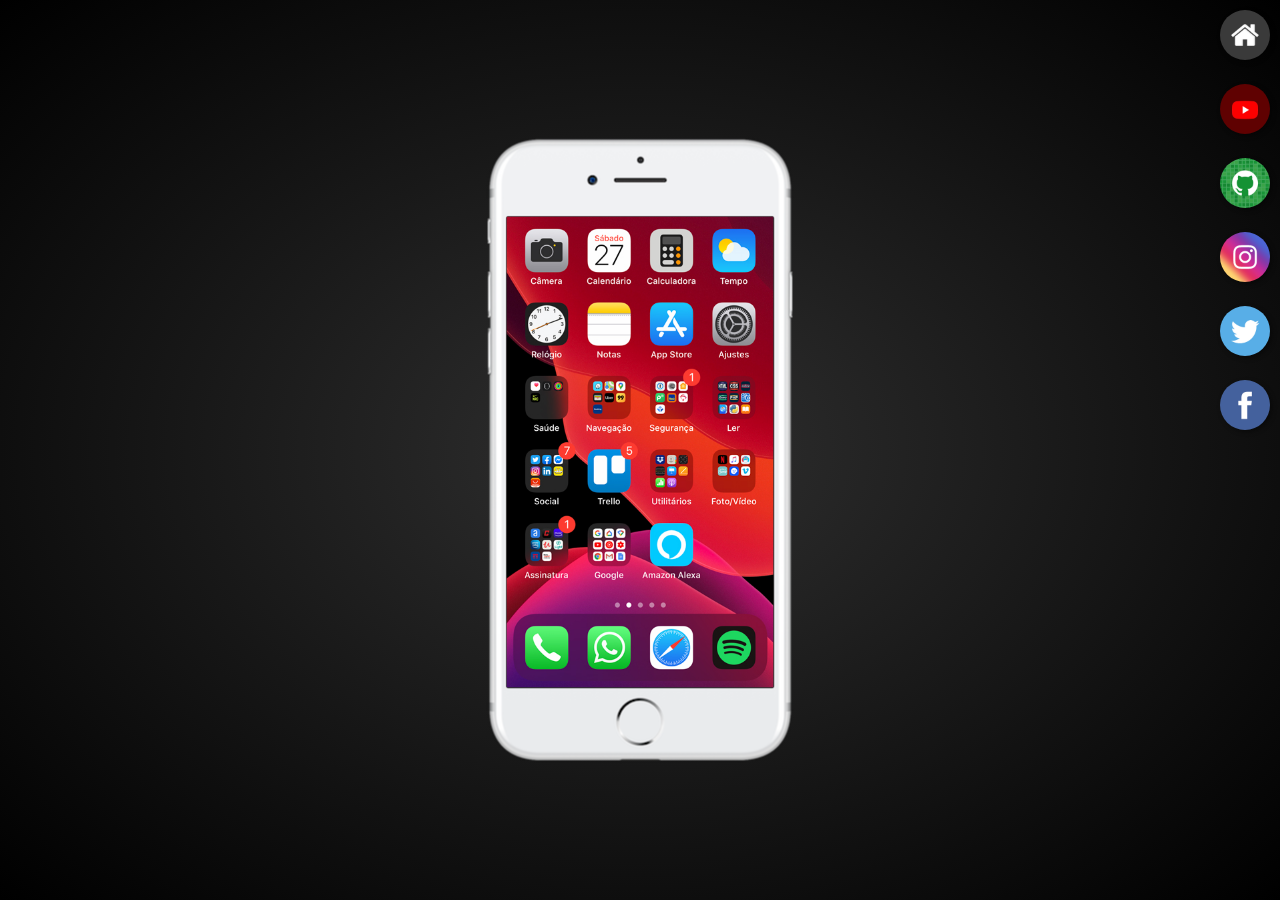
<file: index.html>
<!DOCTYPE html>
<html lang="pt-br">
<head>
    <meta charset="UTF-8">
    <meta name="viewport" content="width=device-width, initial-scale=1.0">
    <title>Projeto Redes Sociais</title>
    <link rel="shortcut icon" href="../projeto-social/favicon.ico" type="image/x-icon">
    <link rel="stylesheet" href="estilos/style.css">
</head>
<body>
    <main>
        <section id="telefone">
            <iframe src="home.html" name="tela" id="tela" frameborder="0">
                Seu navegador não é compatível com este recurso.
            </iframe>
        </section>
        <section id="redes-sociais">
            <a href="home.html" target="tela"><img src="imagens/logo-home.jpg" alt="Home"></a><br>
            <a href="youtube.html" target="tela"><img src="imagens/logo-youtube.jpg" alt="YouTube"></a><br>
            <a href="github.html" target="tela"><img src="imagens/logo-github.jpg" alt="GitHub"></a><br>
            <a href="instagram.html" target="tela"><img src="imagens/logo-instagram.jpg" alt="Instagram"></a><br>
            <a href="twitter.html" target="tela"><img src="imagens/logo-twitter.jpg" alt="Twitter"></a><br>
            <a href="facebook.html" target="tela"><img src="imagens/logo-facebook.jpg" alt="Facebook"></a>
        </section>
    </main>
    
</body>
</html>
</file>
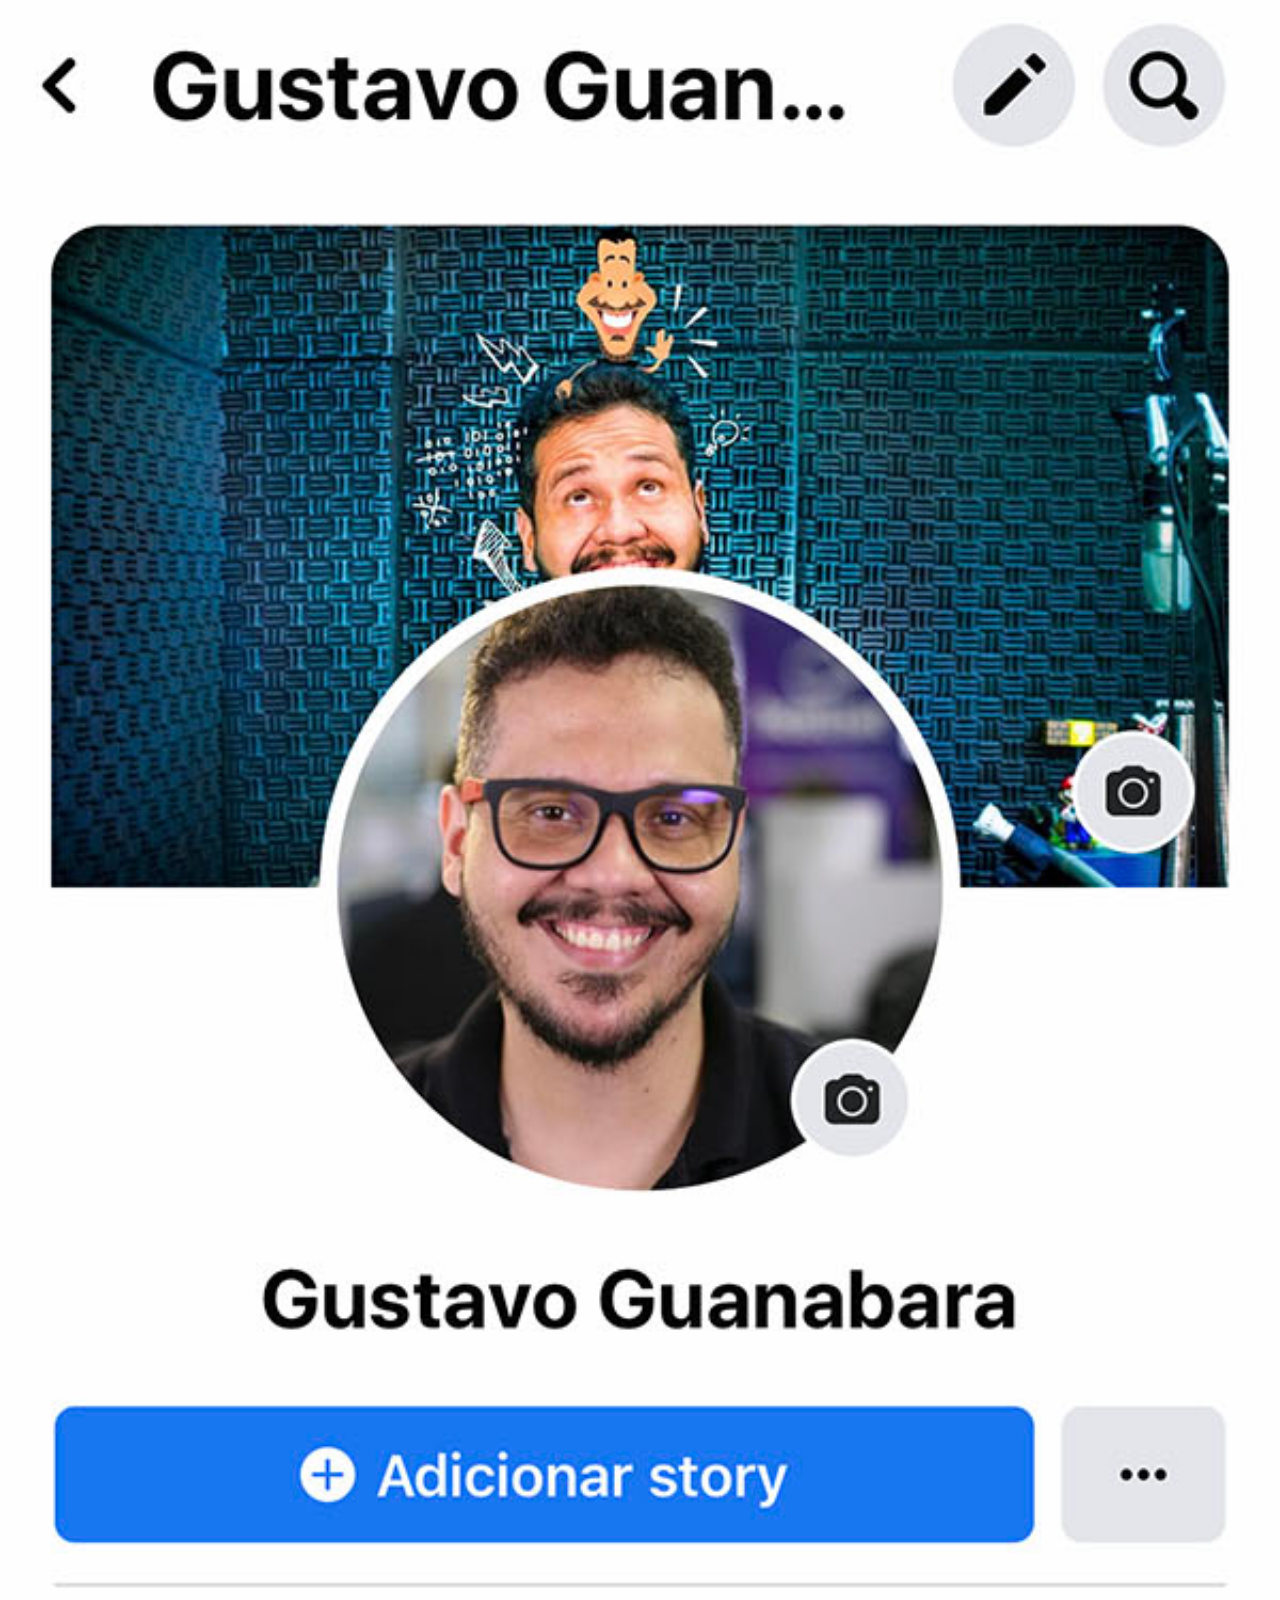
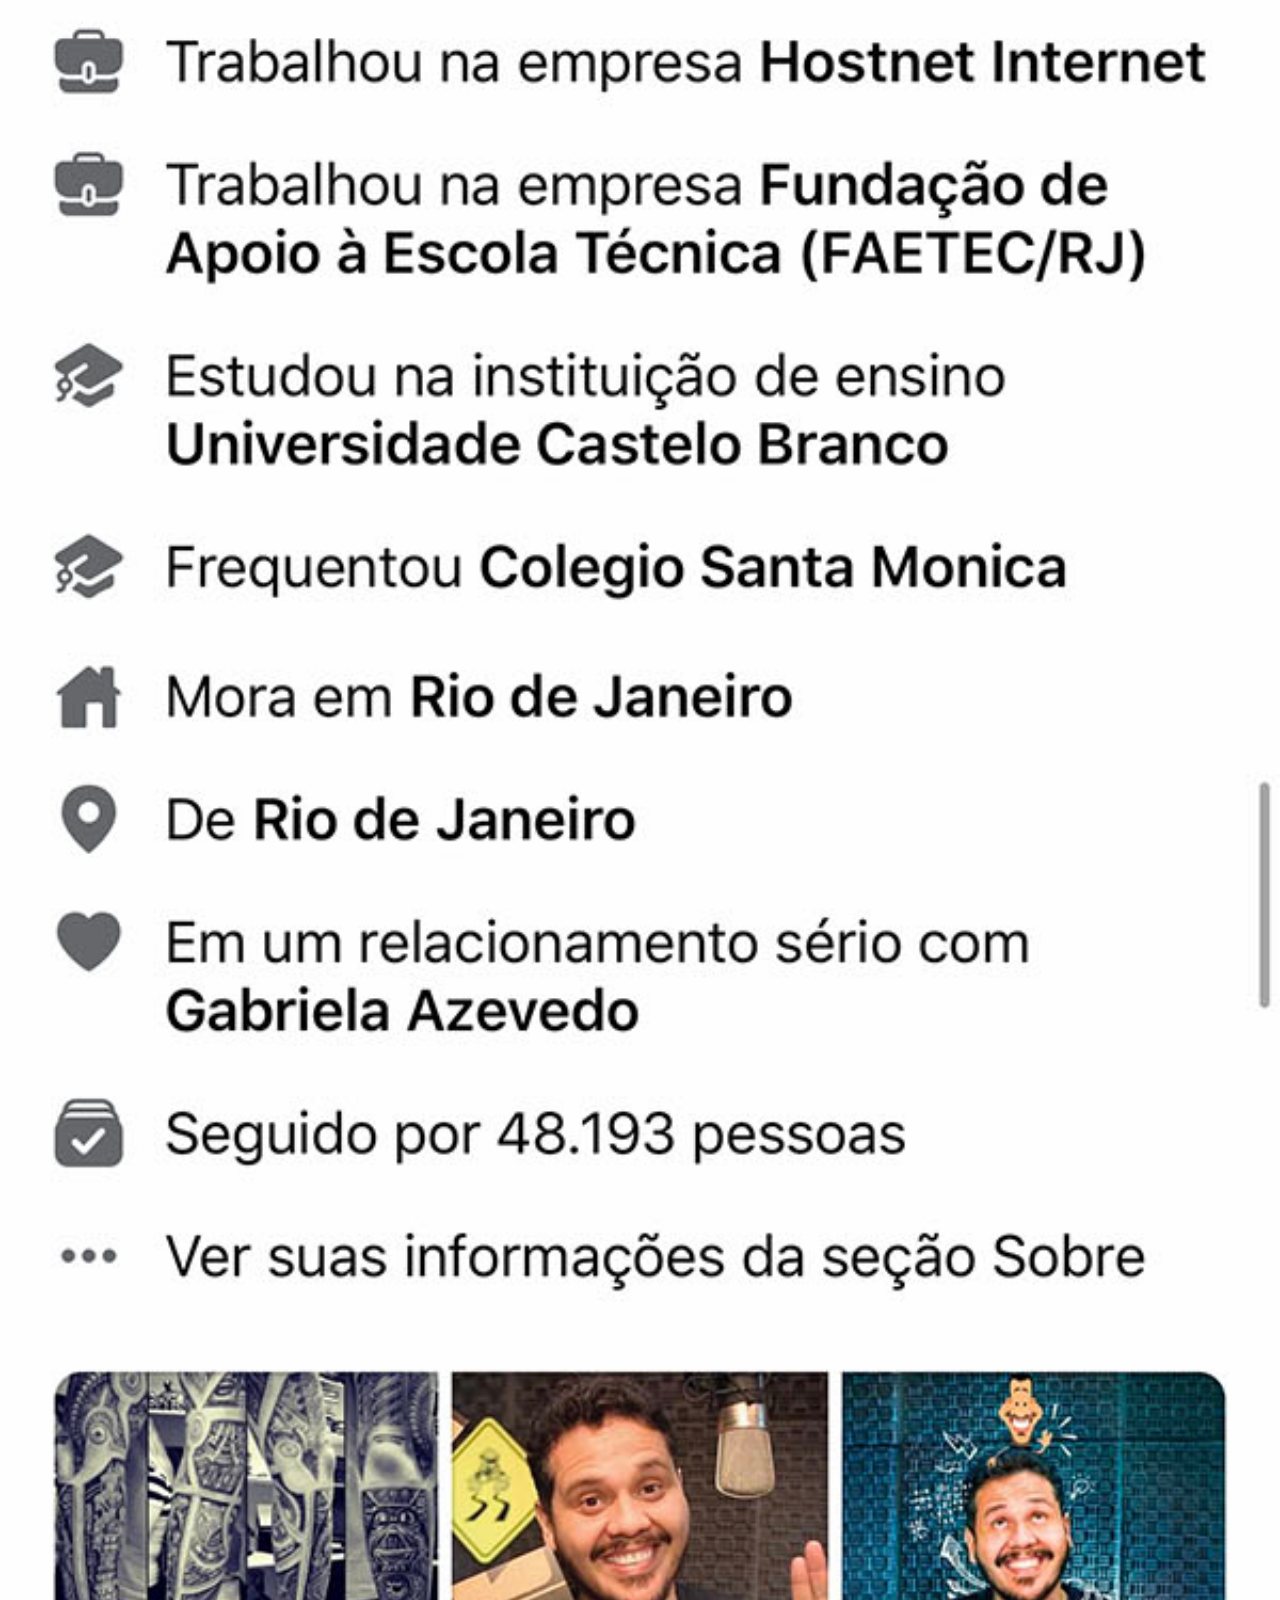
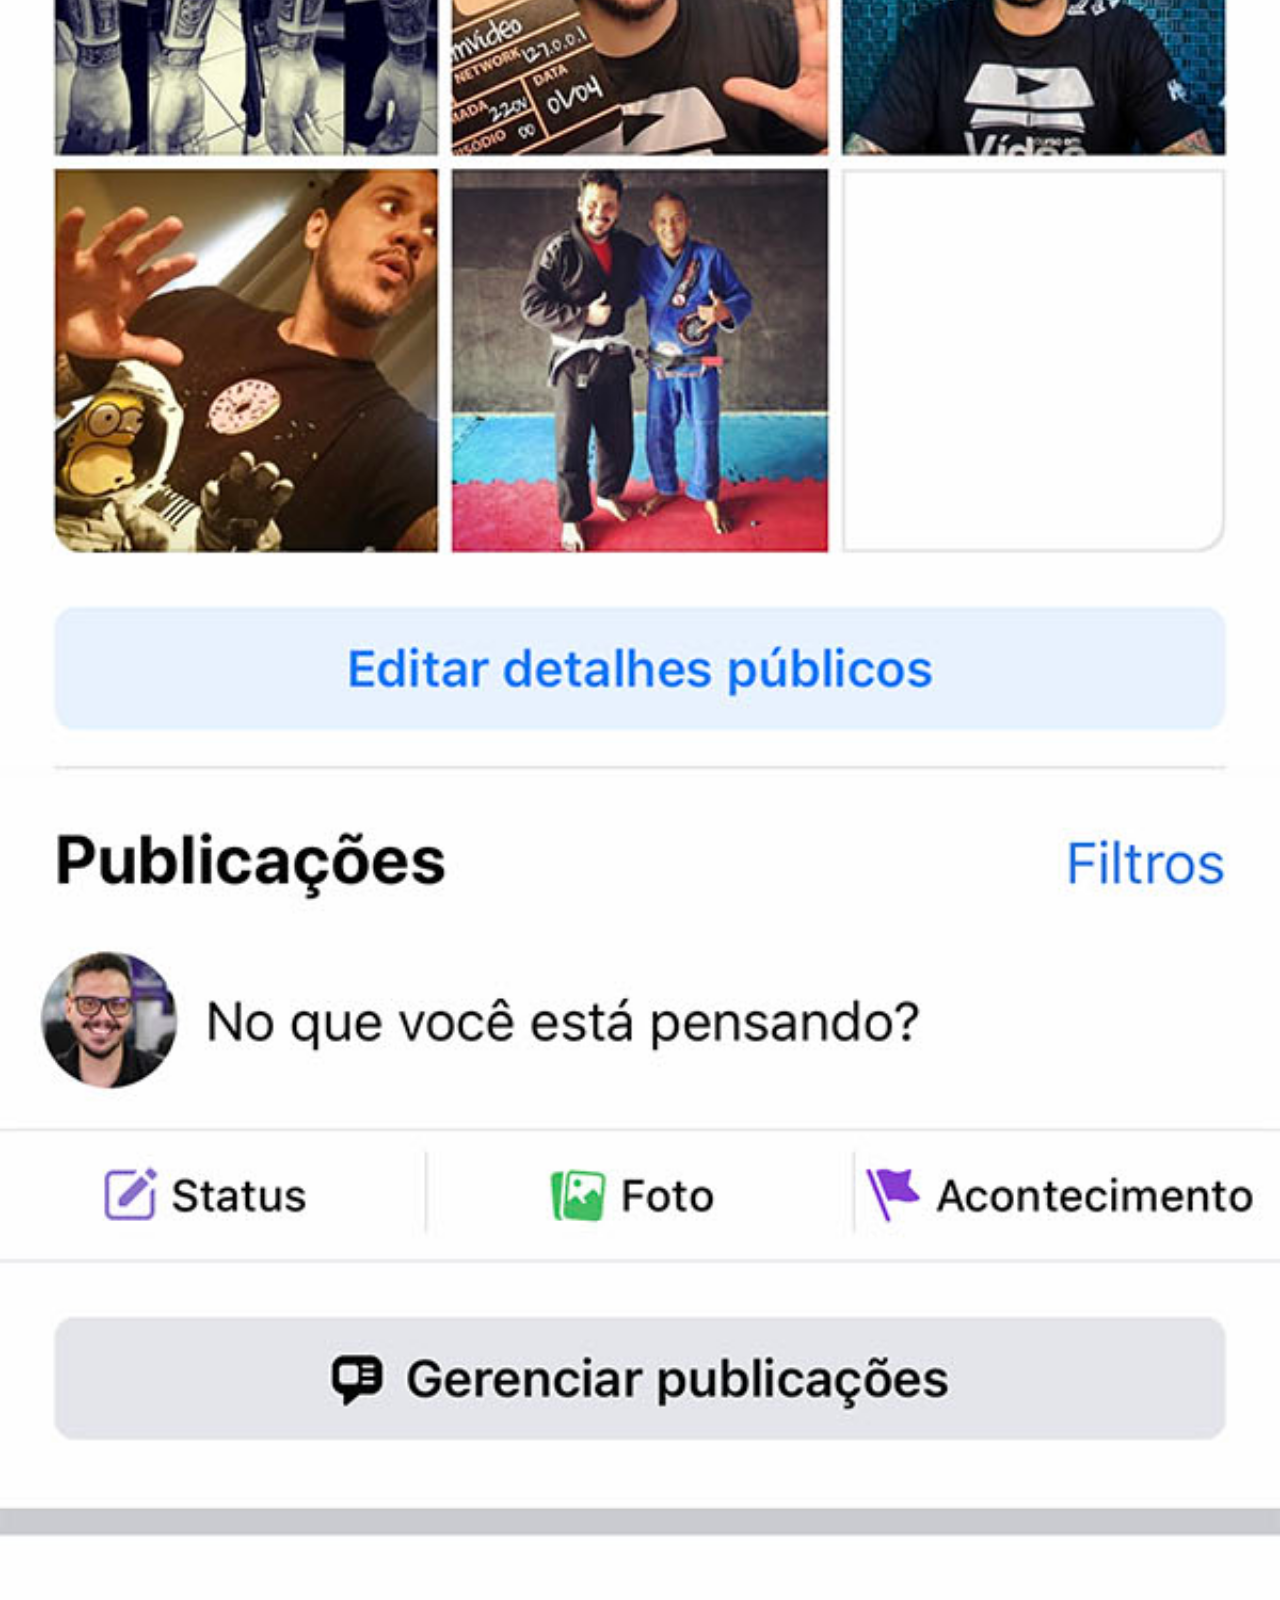
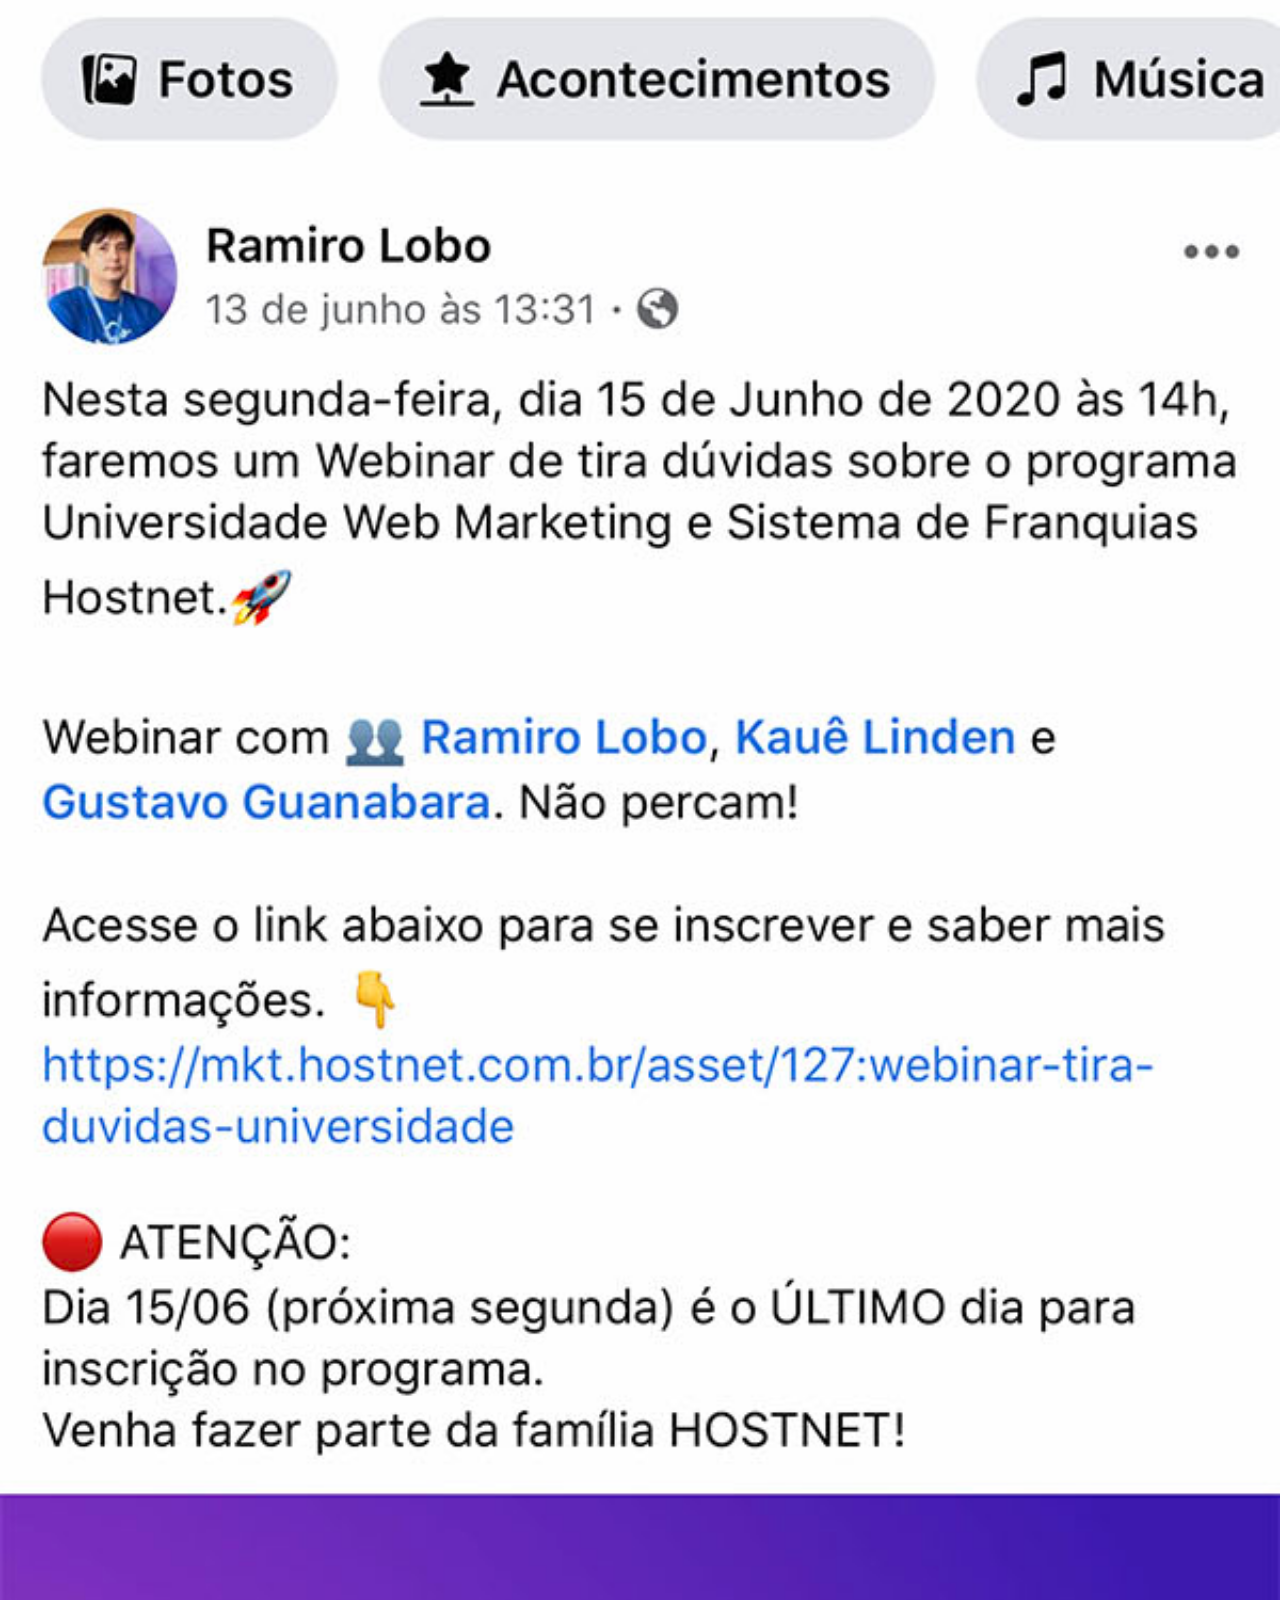
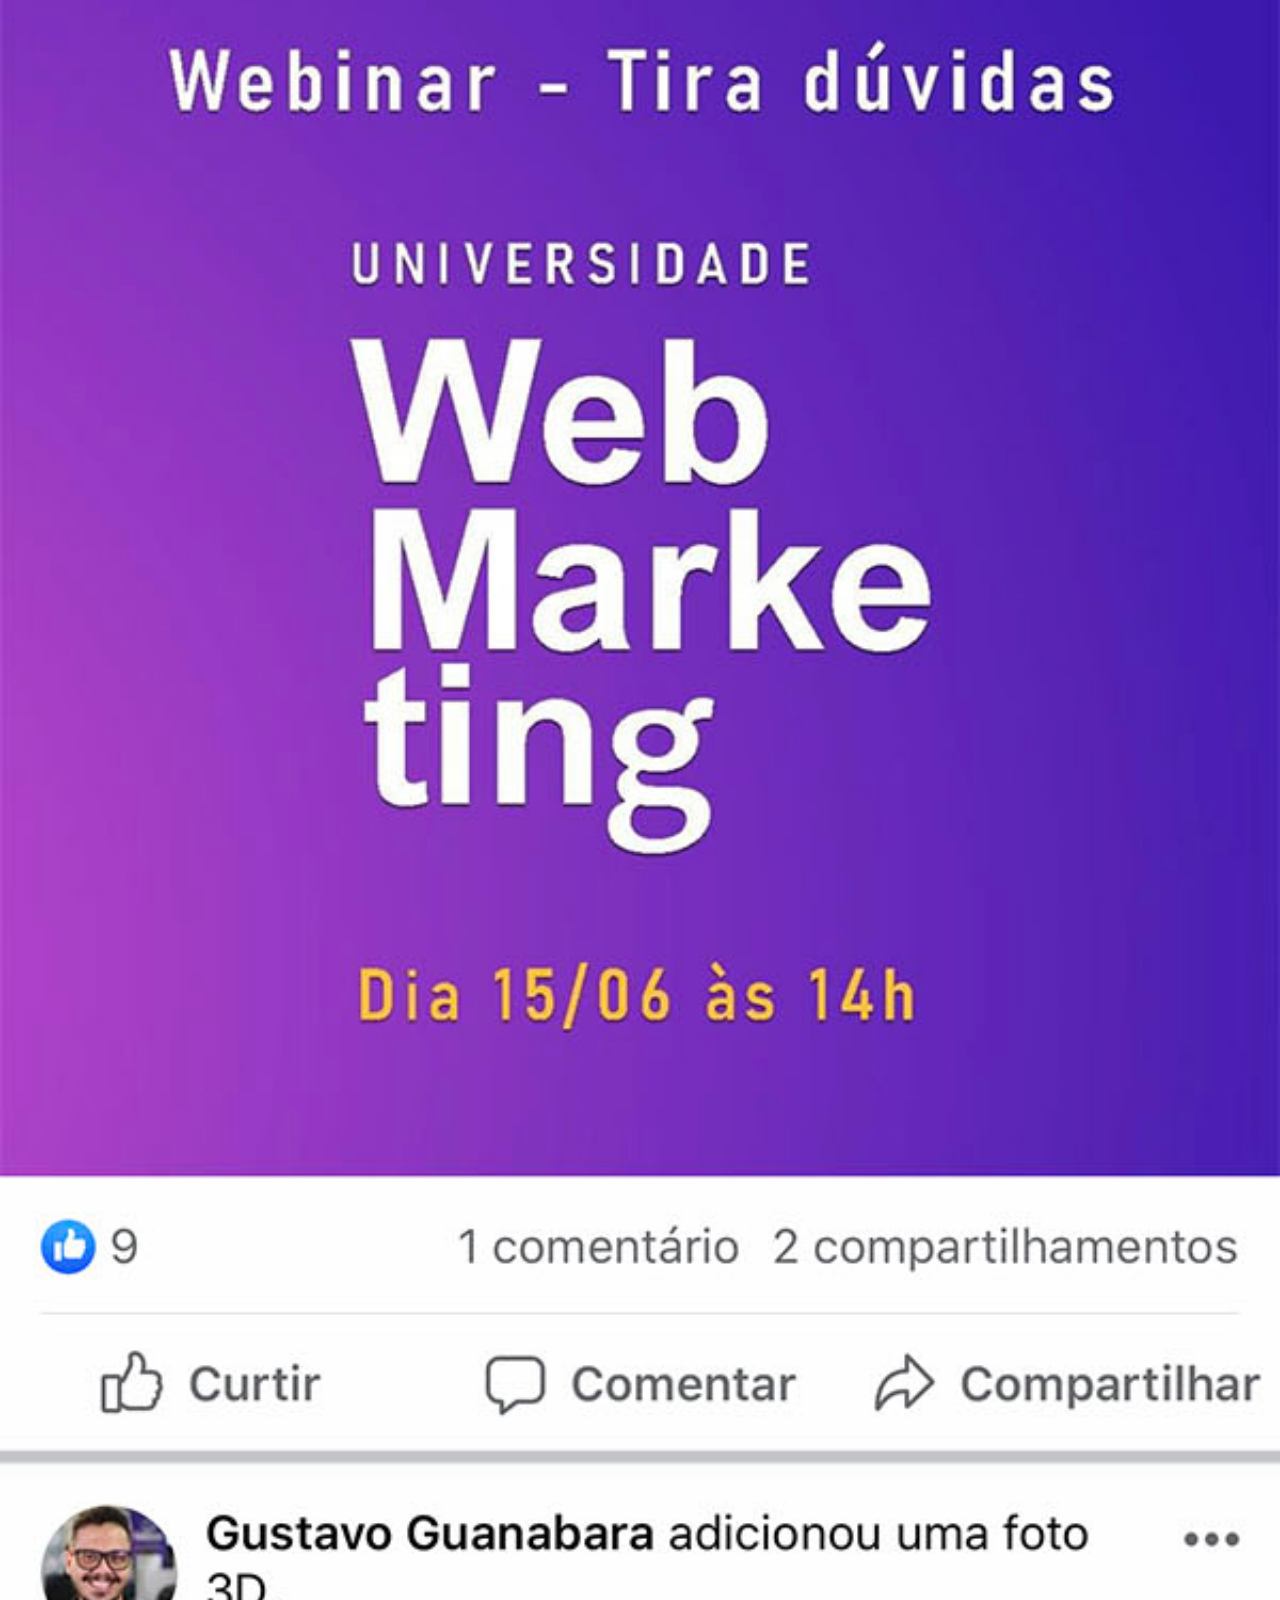
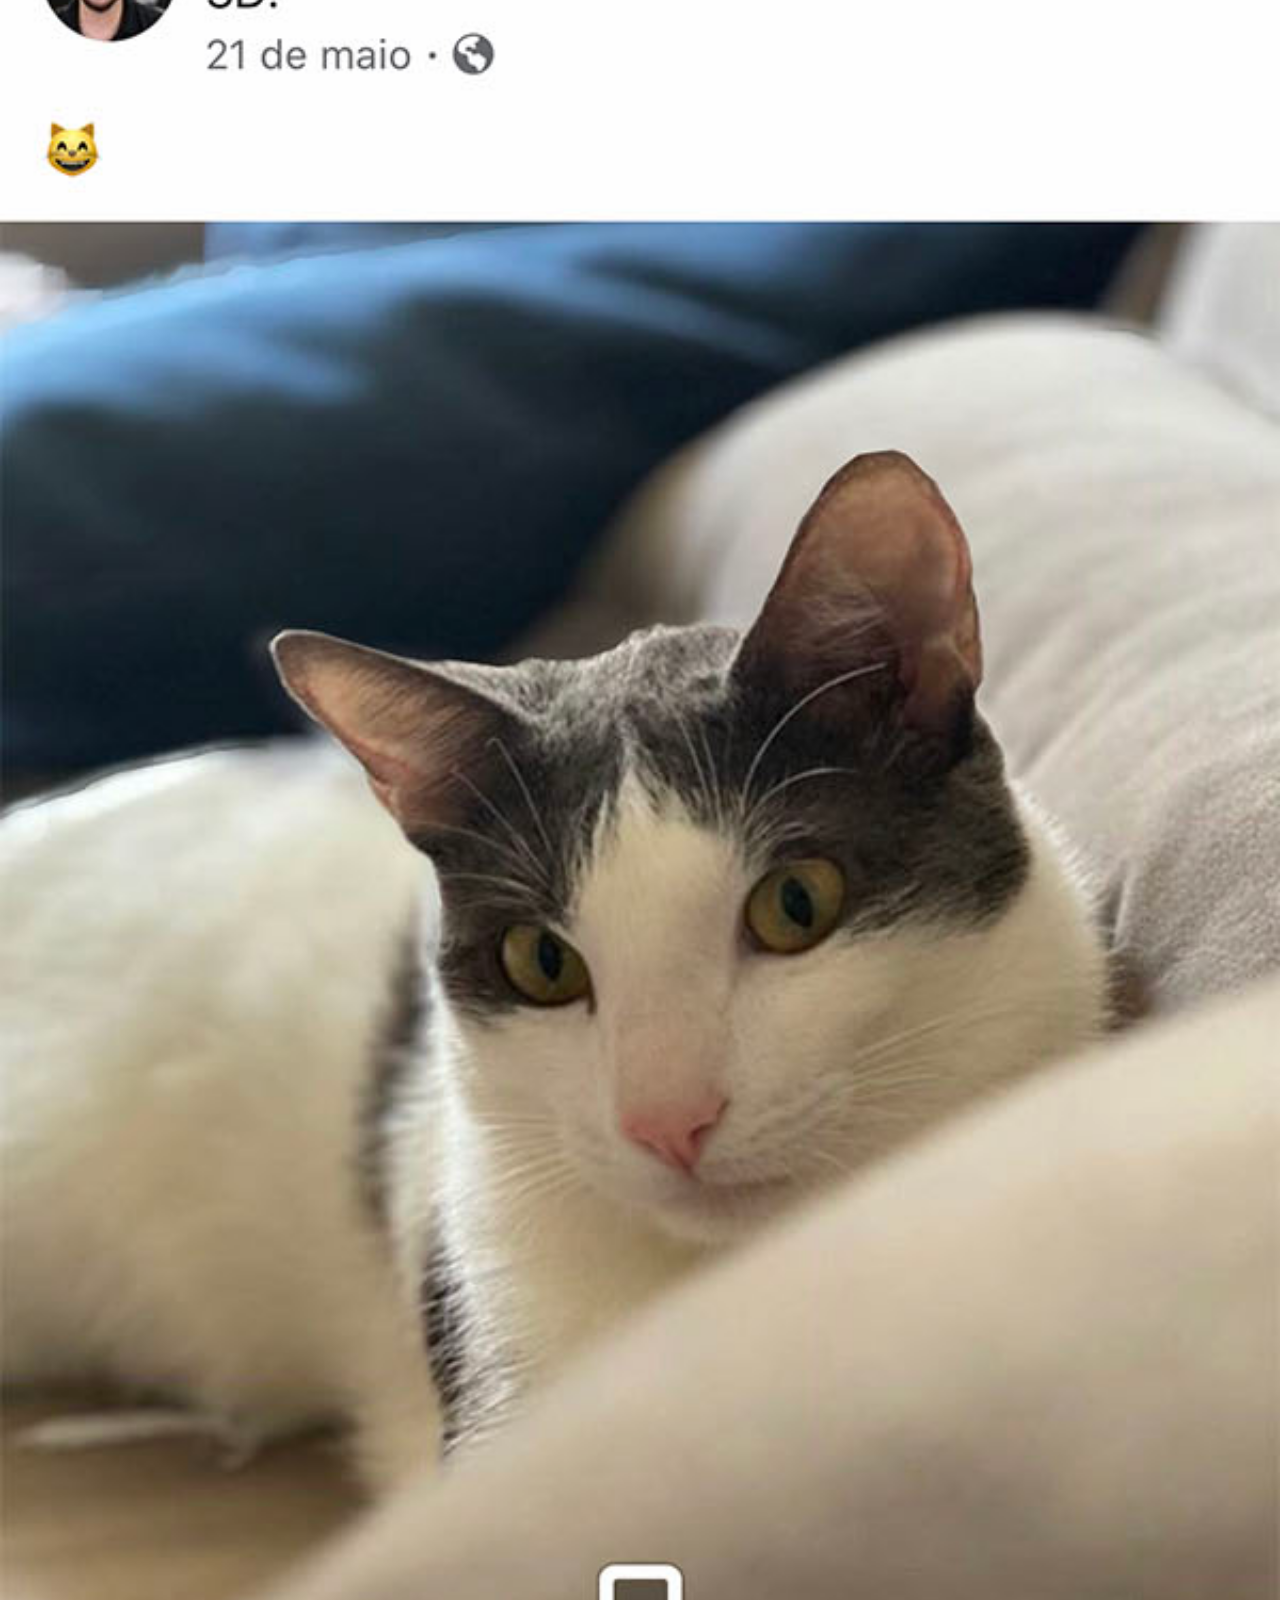
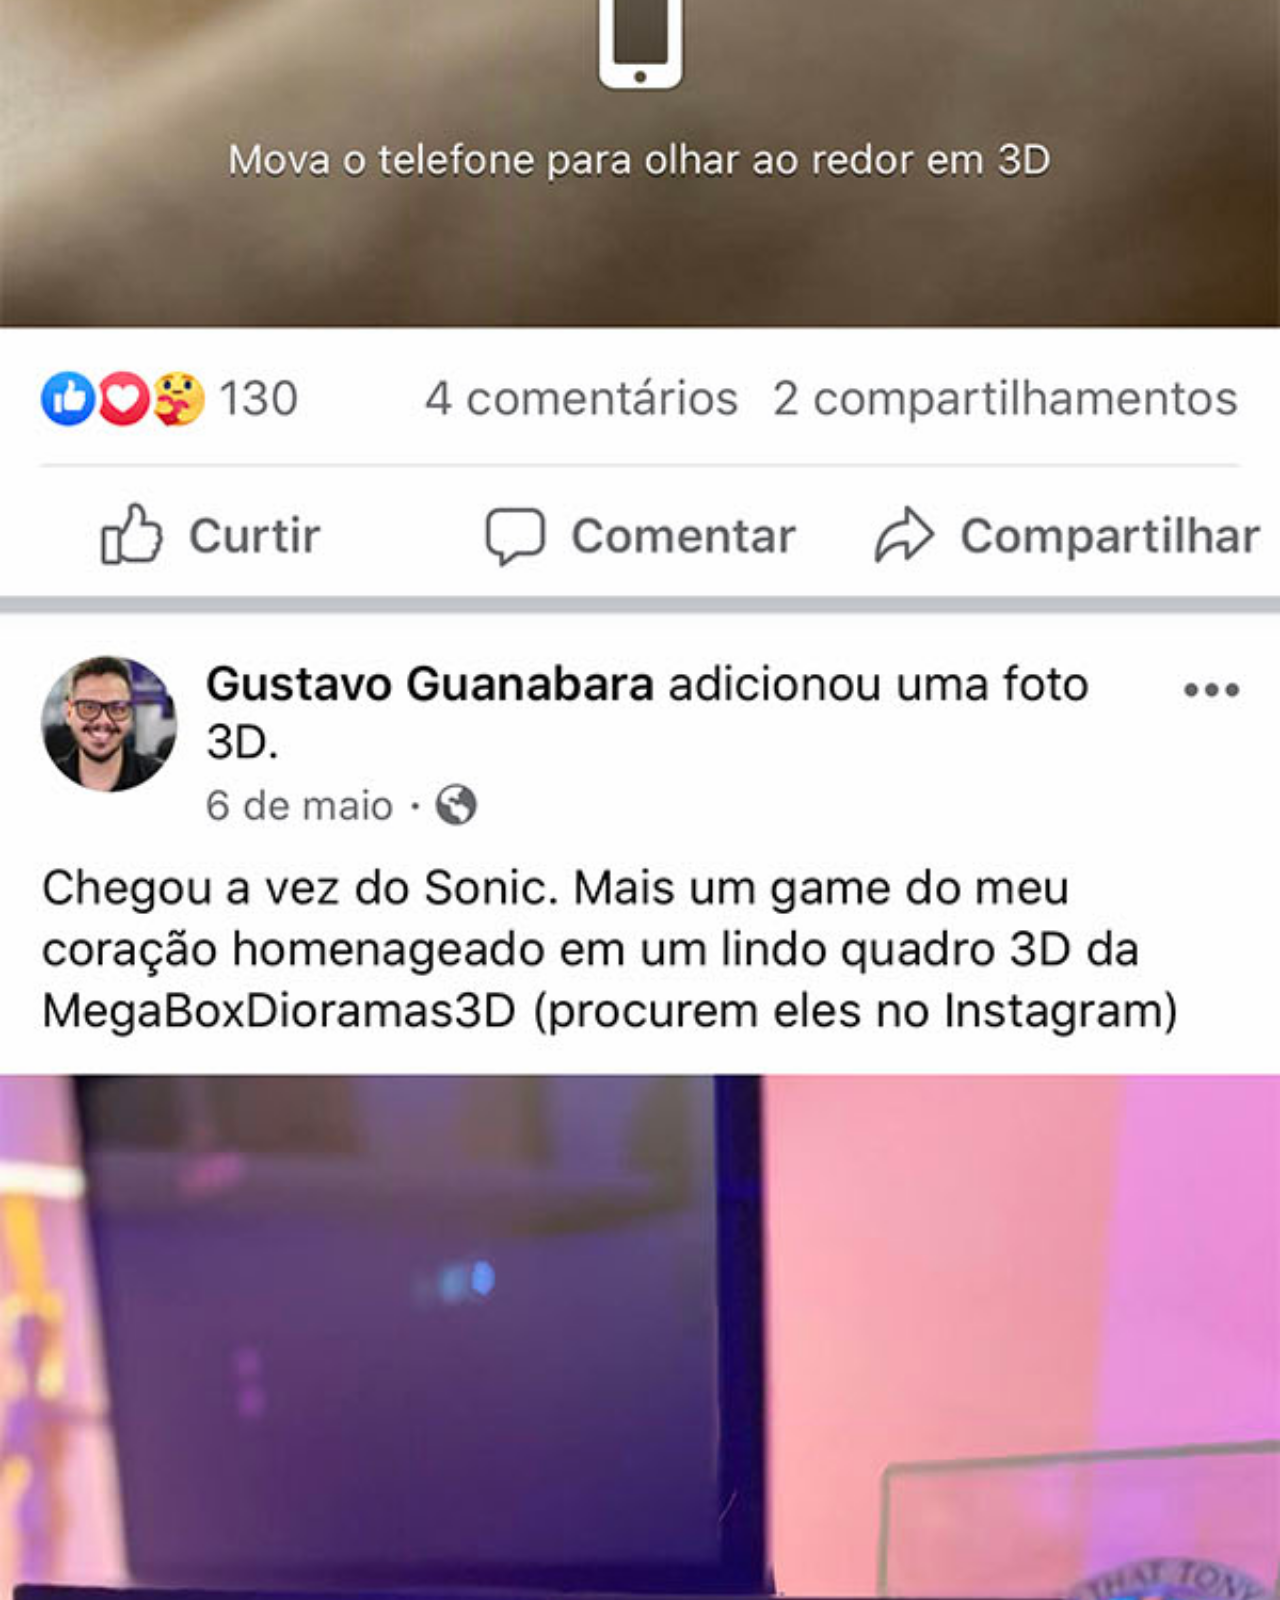
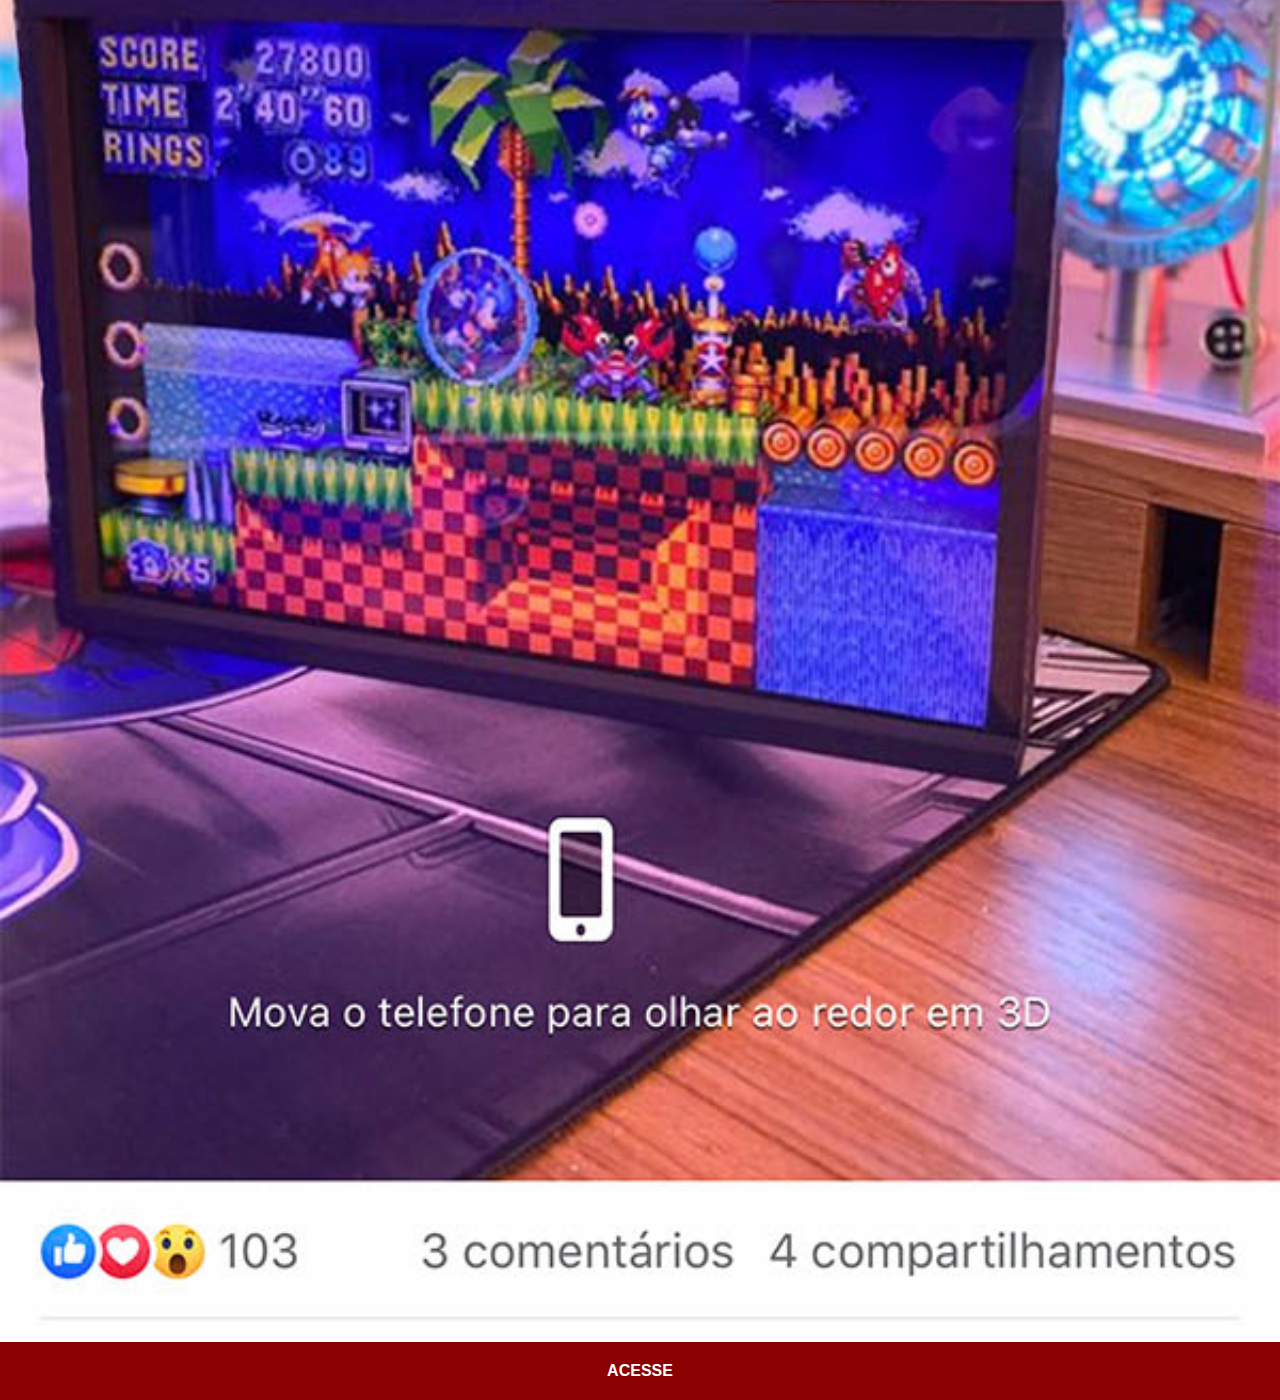
<file: facebook.html>
<!DOCTYPE html>
<html lang="pt-br">
<head>
    <meta charset="UTF-8">
    <meta name="viewport" content="width=device-width, initial-scale=1.0">
    <link rel="stylesheet" href="estilos/redes.css">
    <title>Facebook</title>
</head>
<body>
    
    <img src="imagens/tela-facebook.jpg" alt="Facebook">
    <a href="https://www.facebook.com/gustavoguanabara/?locale=pt_BR" target="_blank" rel="external">ACESSE</a>


</body>
</html>
</file>
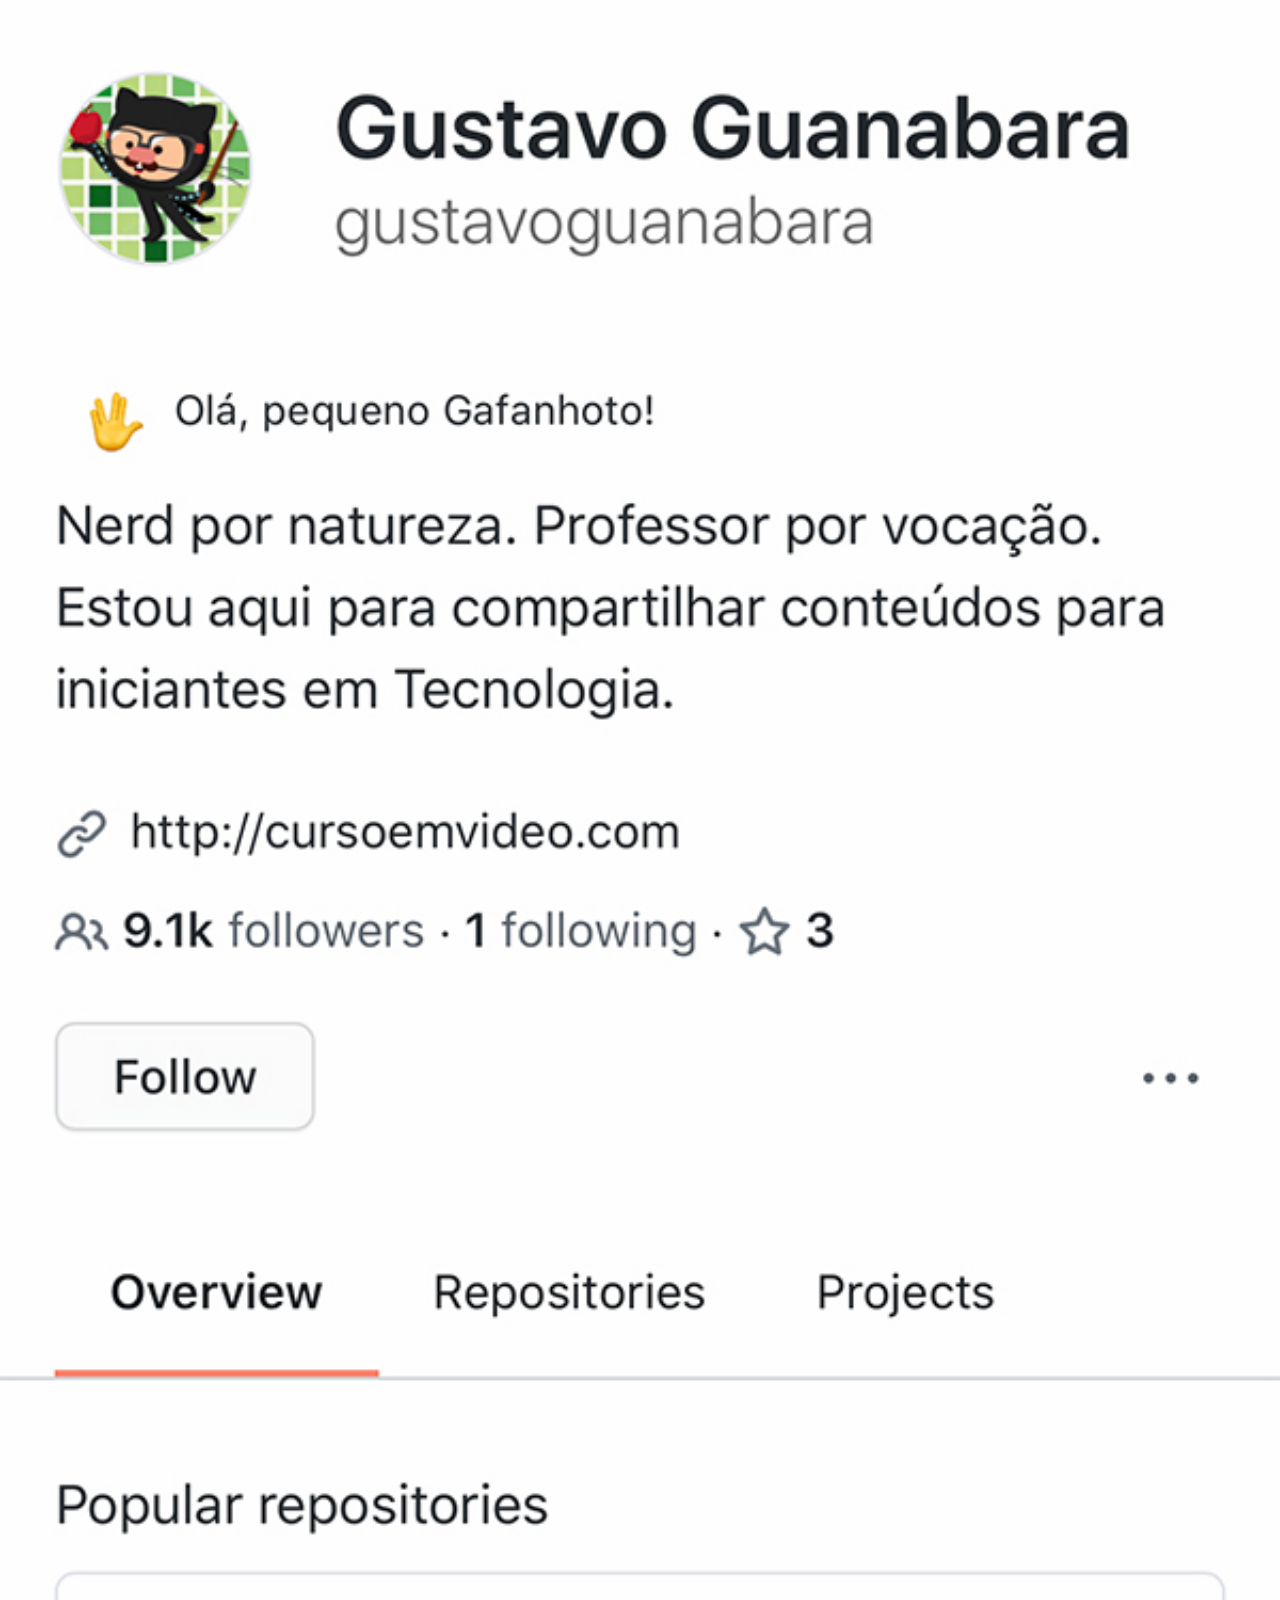
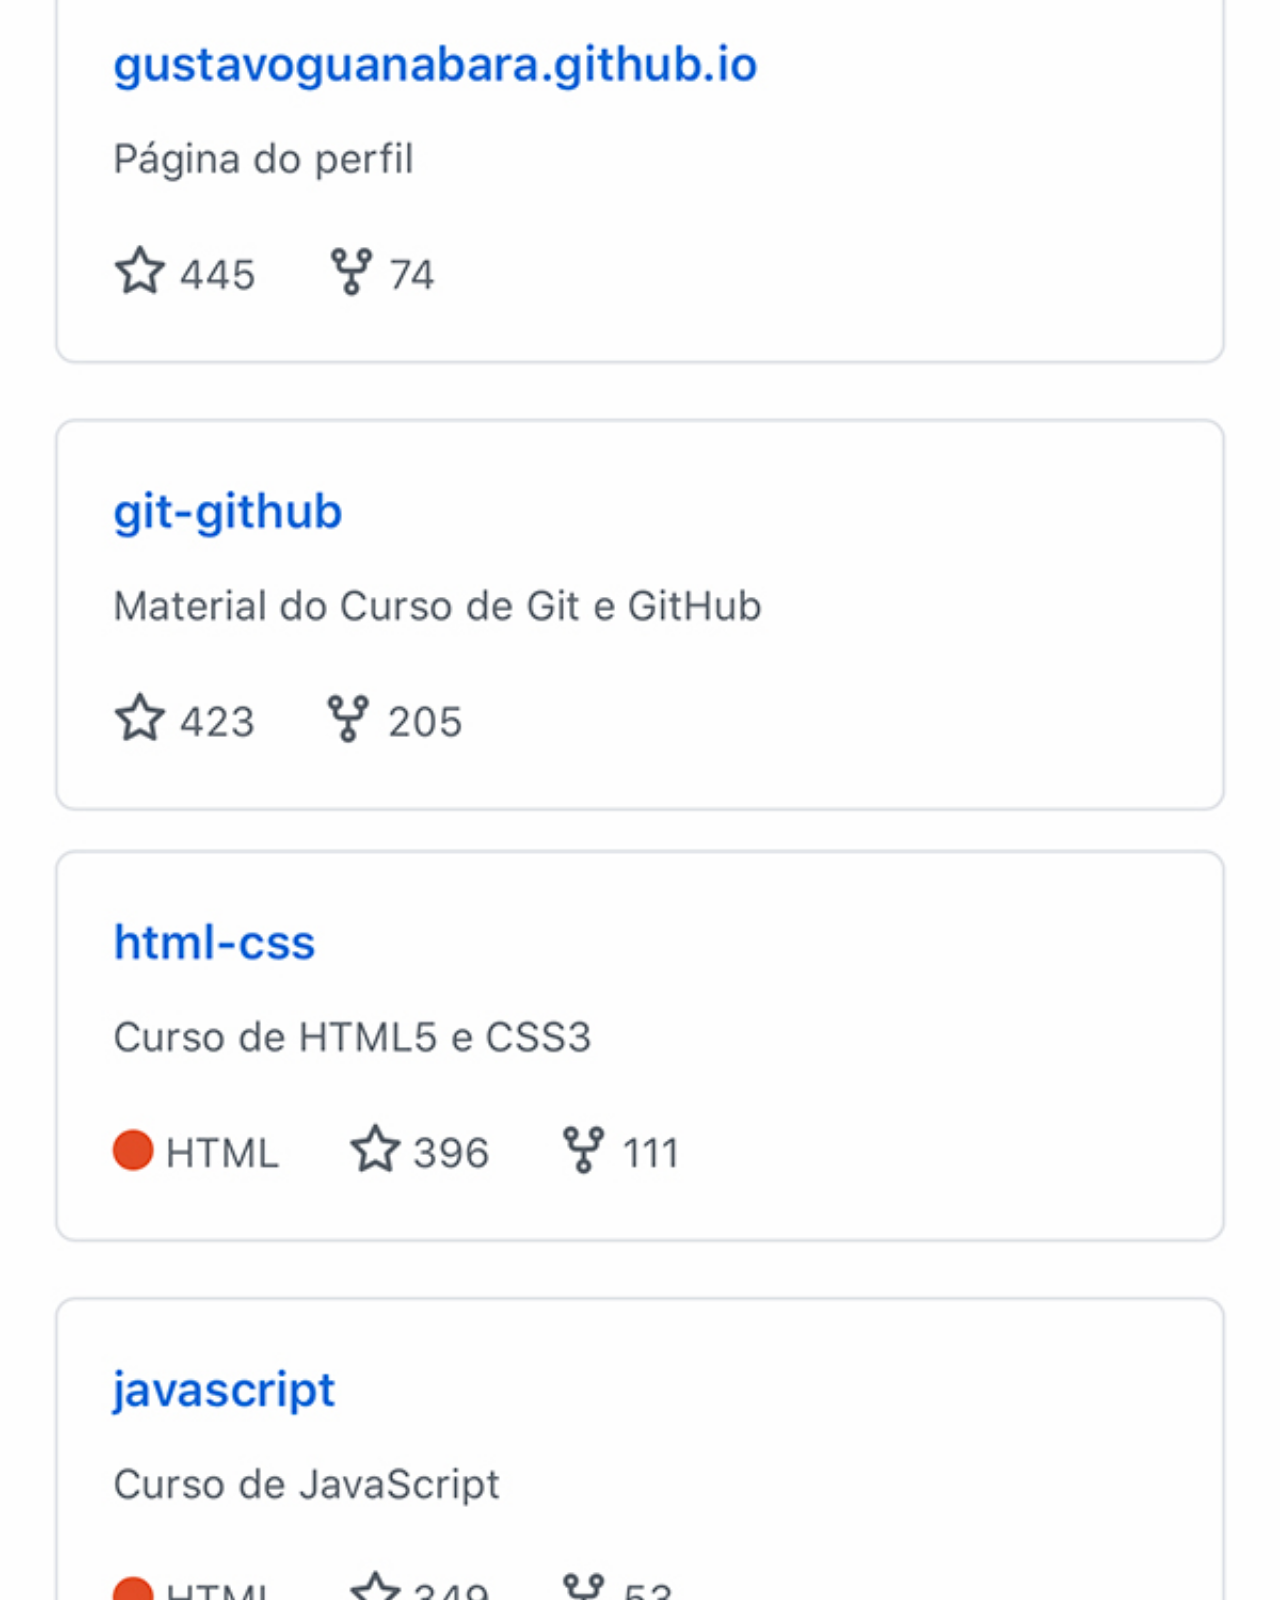
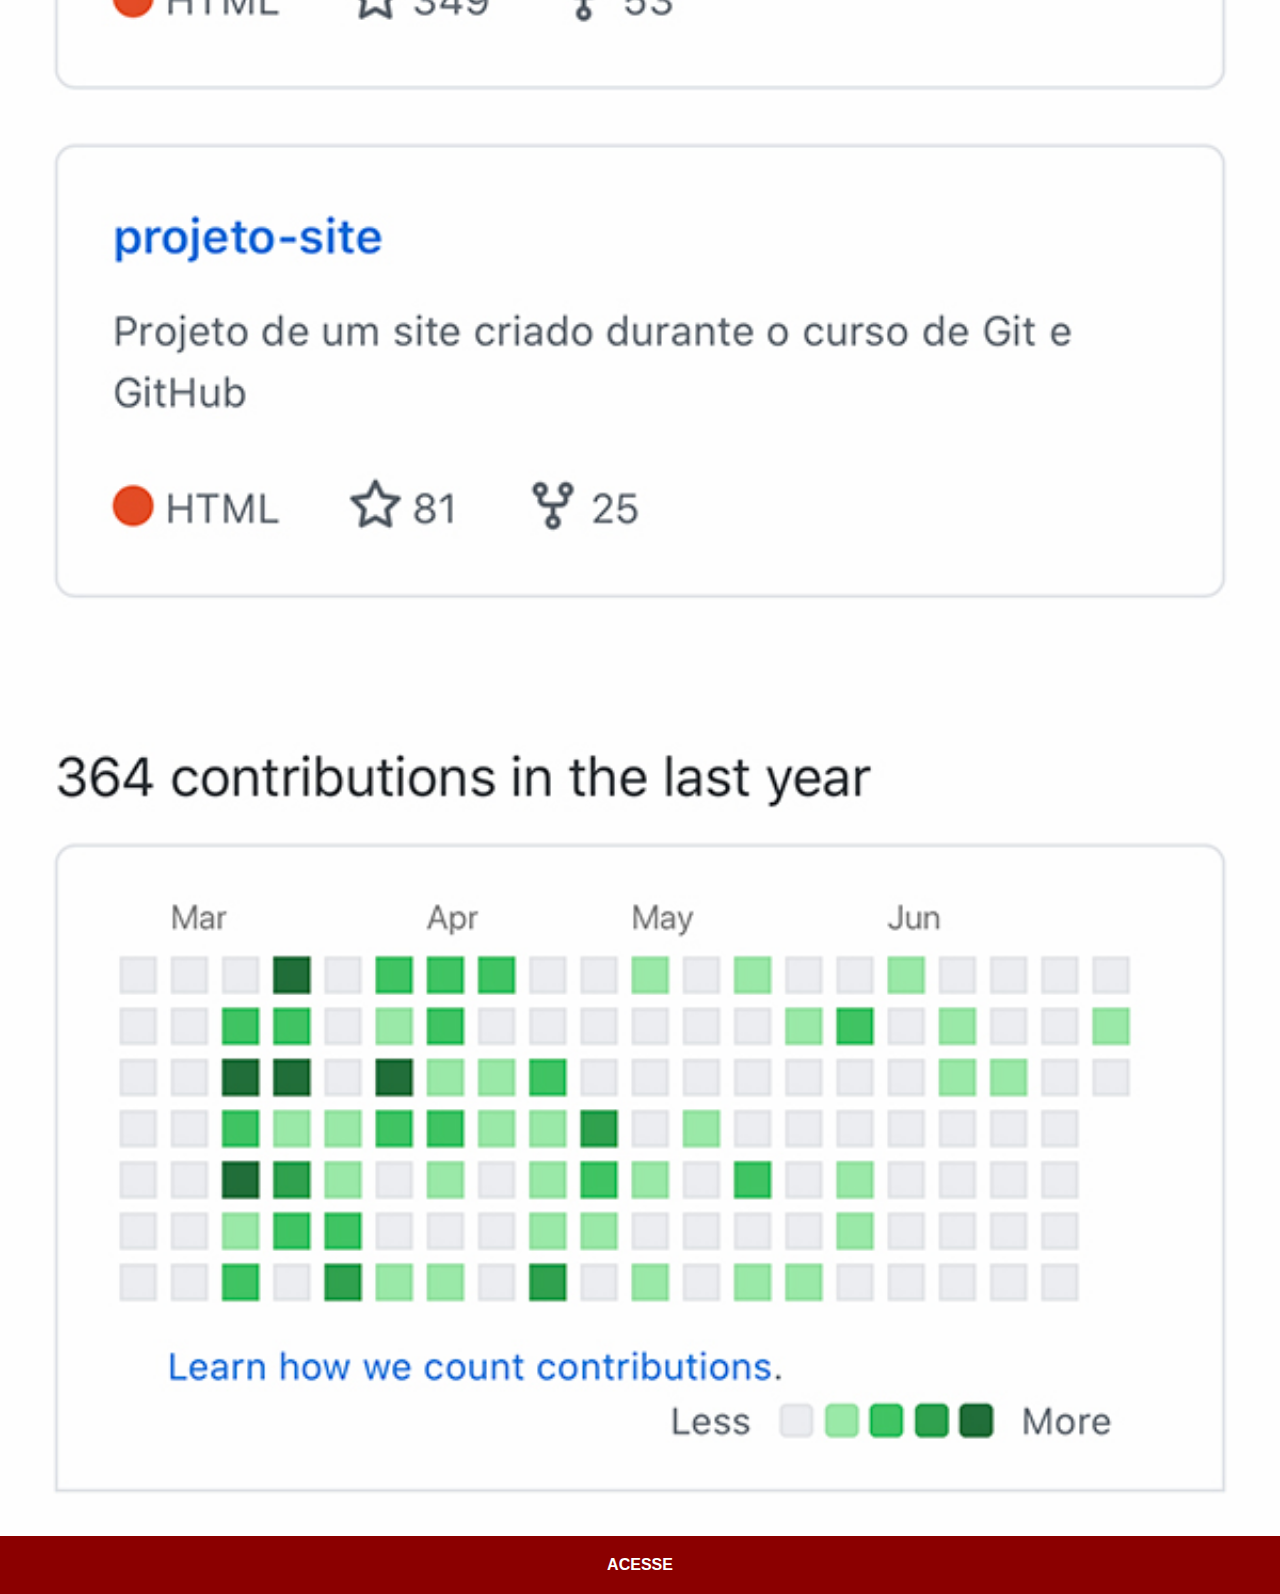
<file: github.html>
<!DOCTYPE html>
<html lang="pt-br">
<head>
    <meta charset="UTF-8">
    <meta name="viewport" content="width=device-width, initial-scale=1.0">
    <link rel="stylesheet" href="estilos/redes.css">
    <title>GitHub</title>
</head>
<body>
    
    <img src="imagens/tela-github.jpg" alt="GitHub">
    <a href="https://github.com/gustavoguanabara">ACESSE</a>

</body>
</html>
</file>
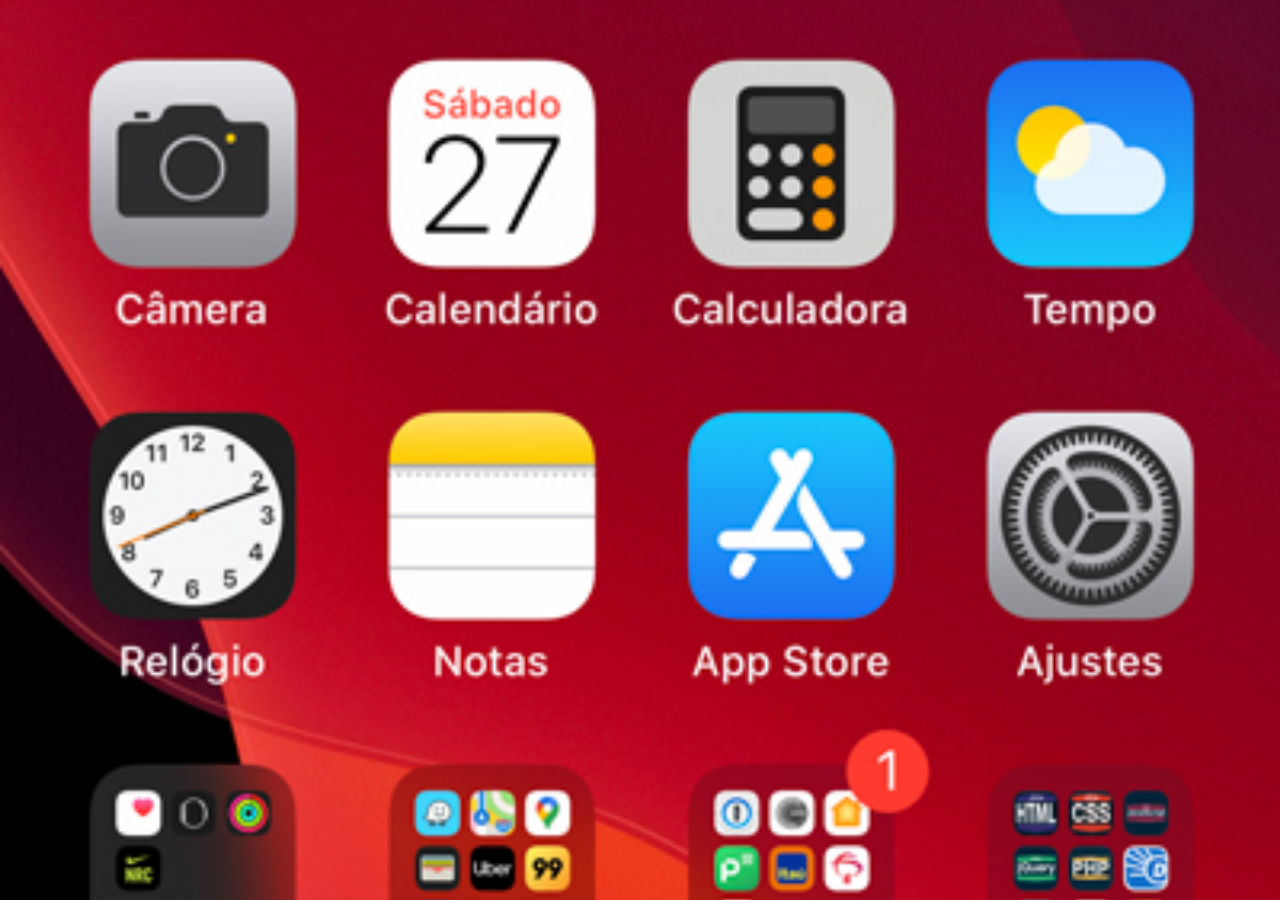
<file: home.html>
<!DOCTYPE html>
<html lang="pt-br">
<head>
    <meta charset="UTF-8">
    <meta name="viewport" content="width=device-width, initial-scale=1.0">
    <title>Home</title>
</head>
<style>
    * {
        margin: 0px;
        height: 0px;
    }

    body {
        width: 100vw;
        height: 100vh;  
        background: black url("imagens/tela-home.jpg") no-repeat top center;
        background-size: cover;
    }
</style>
<body>
    
</body>
</html>
</file>
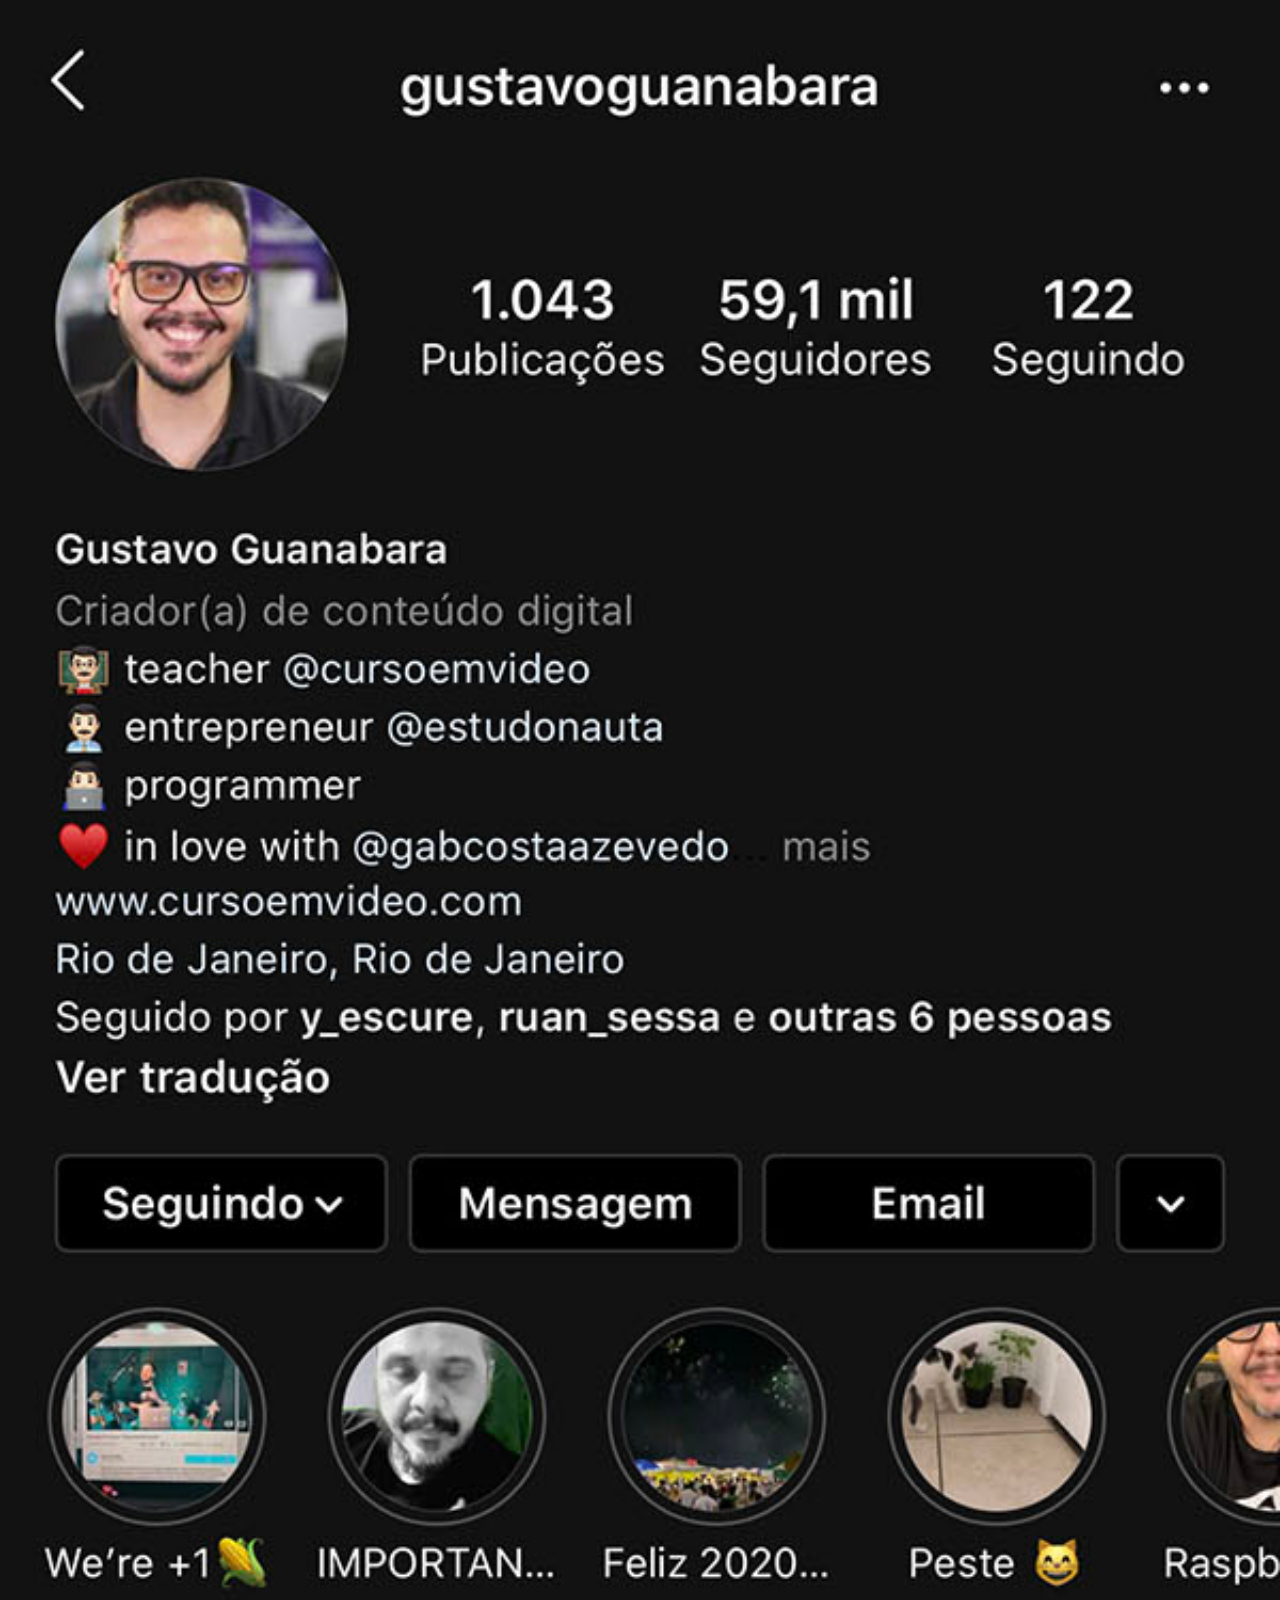
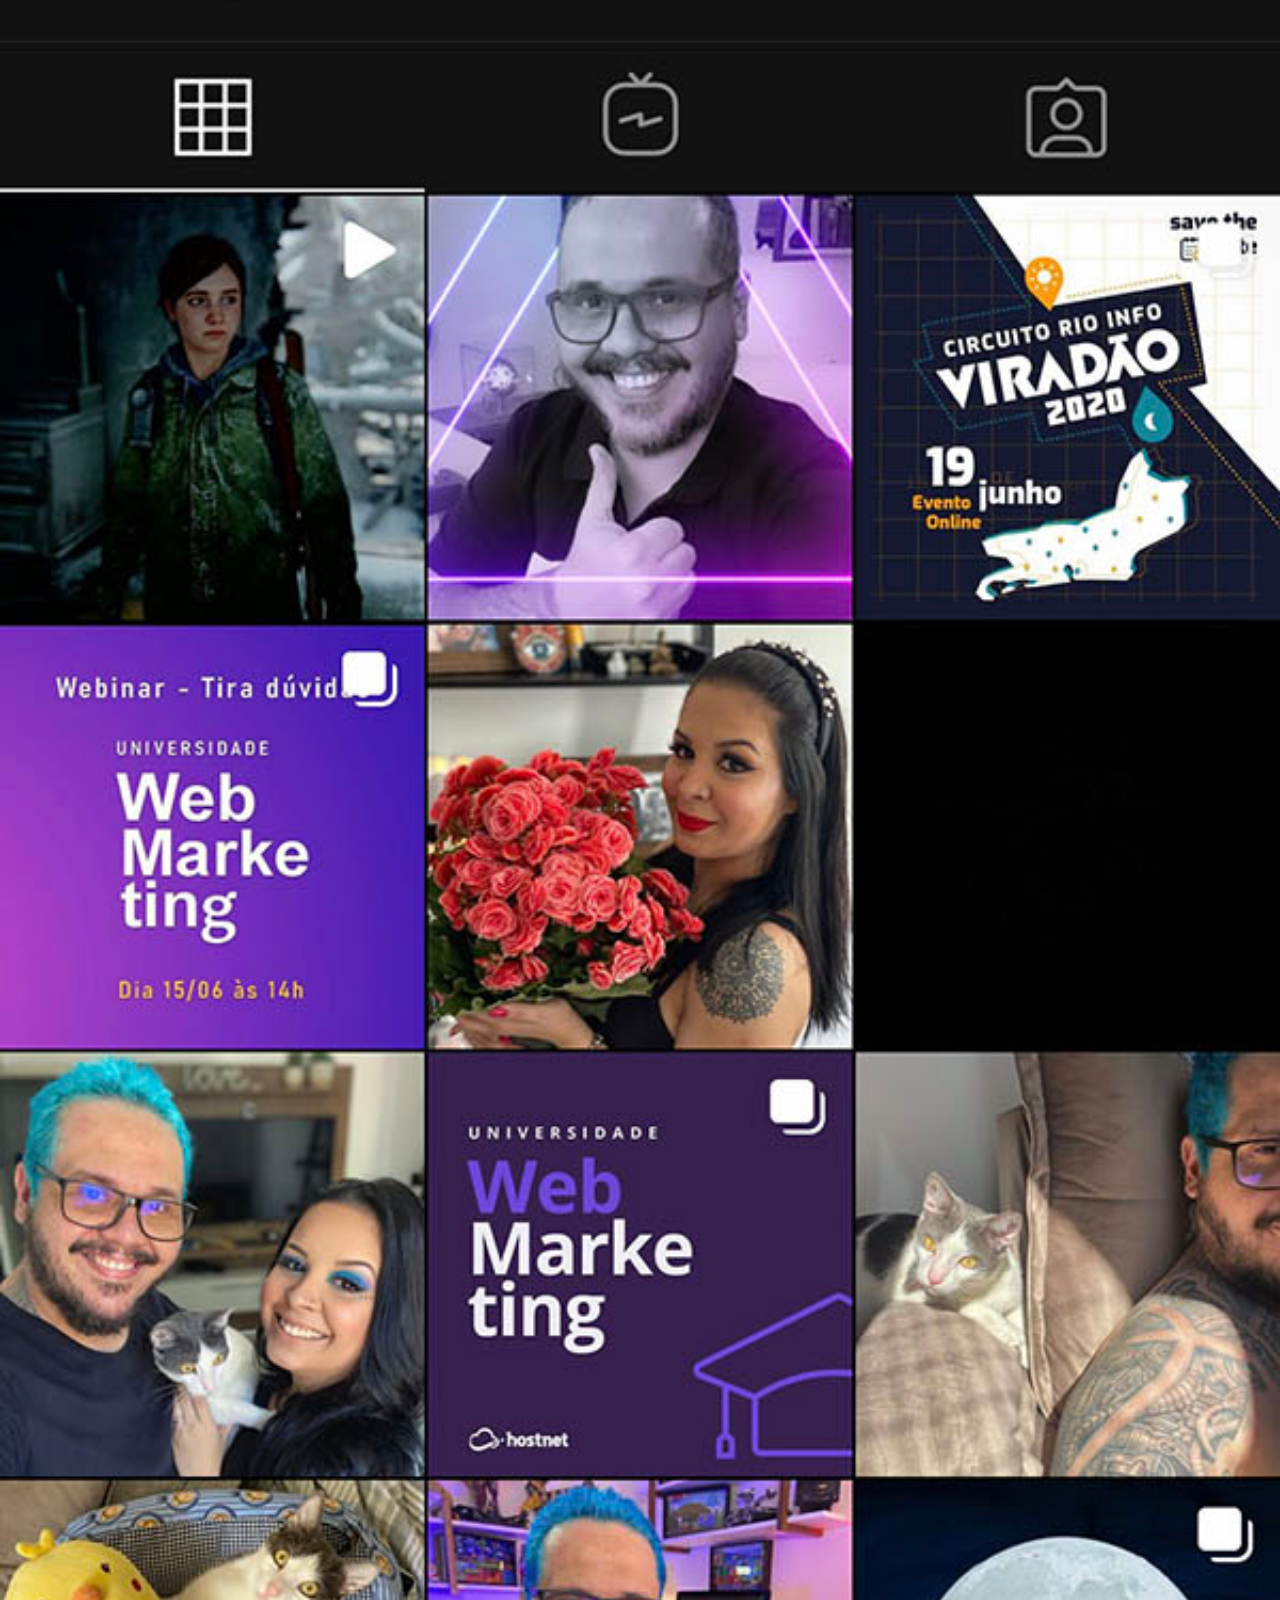
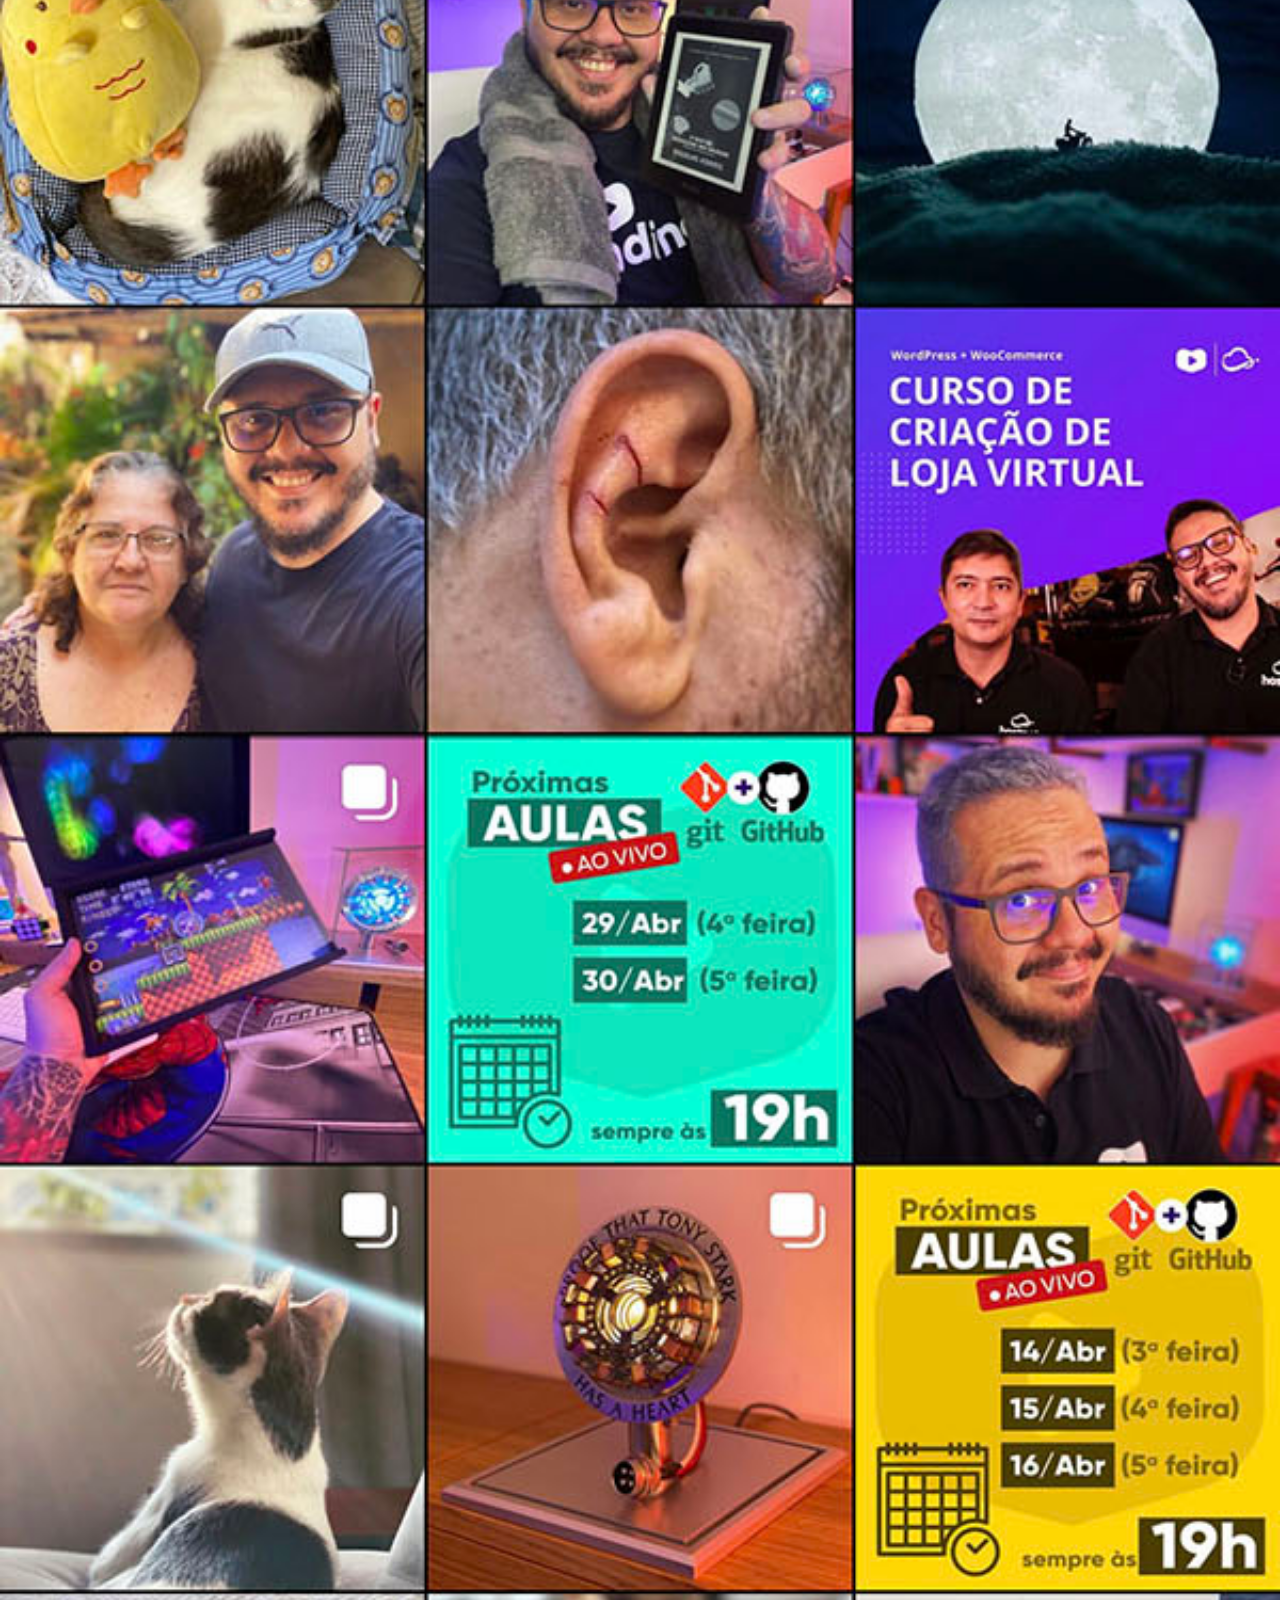
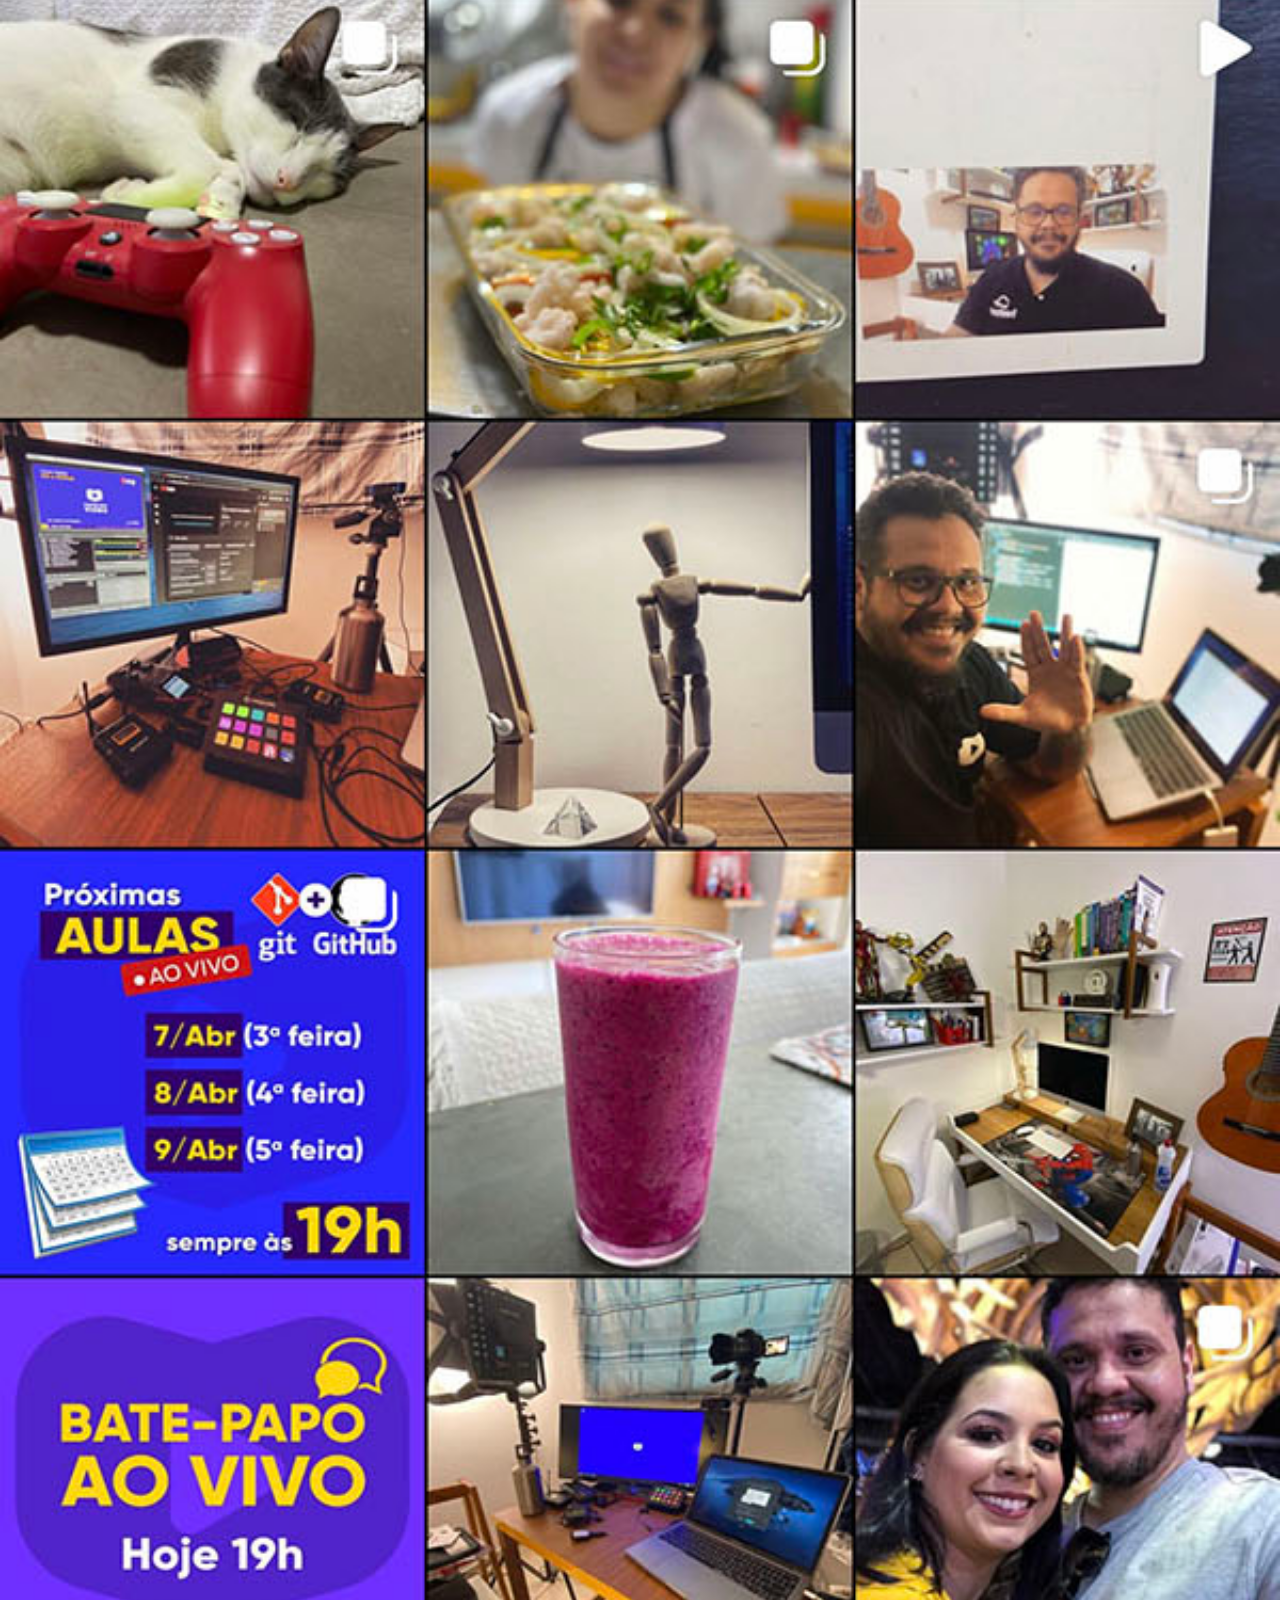
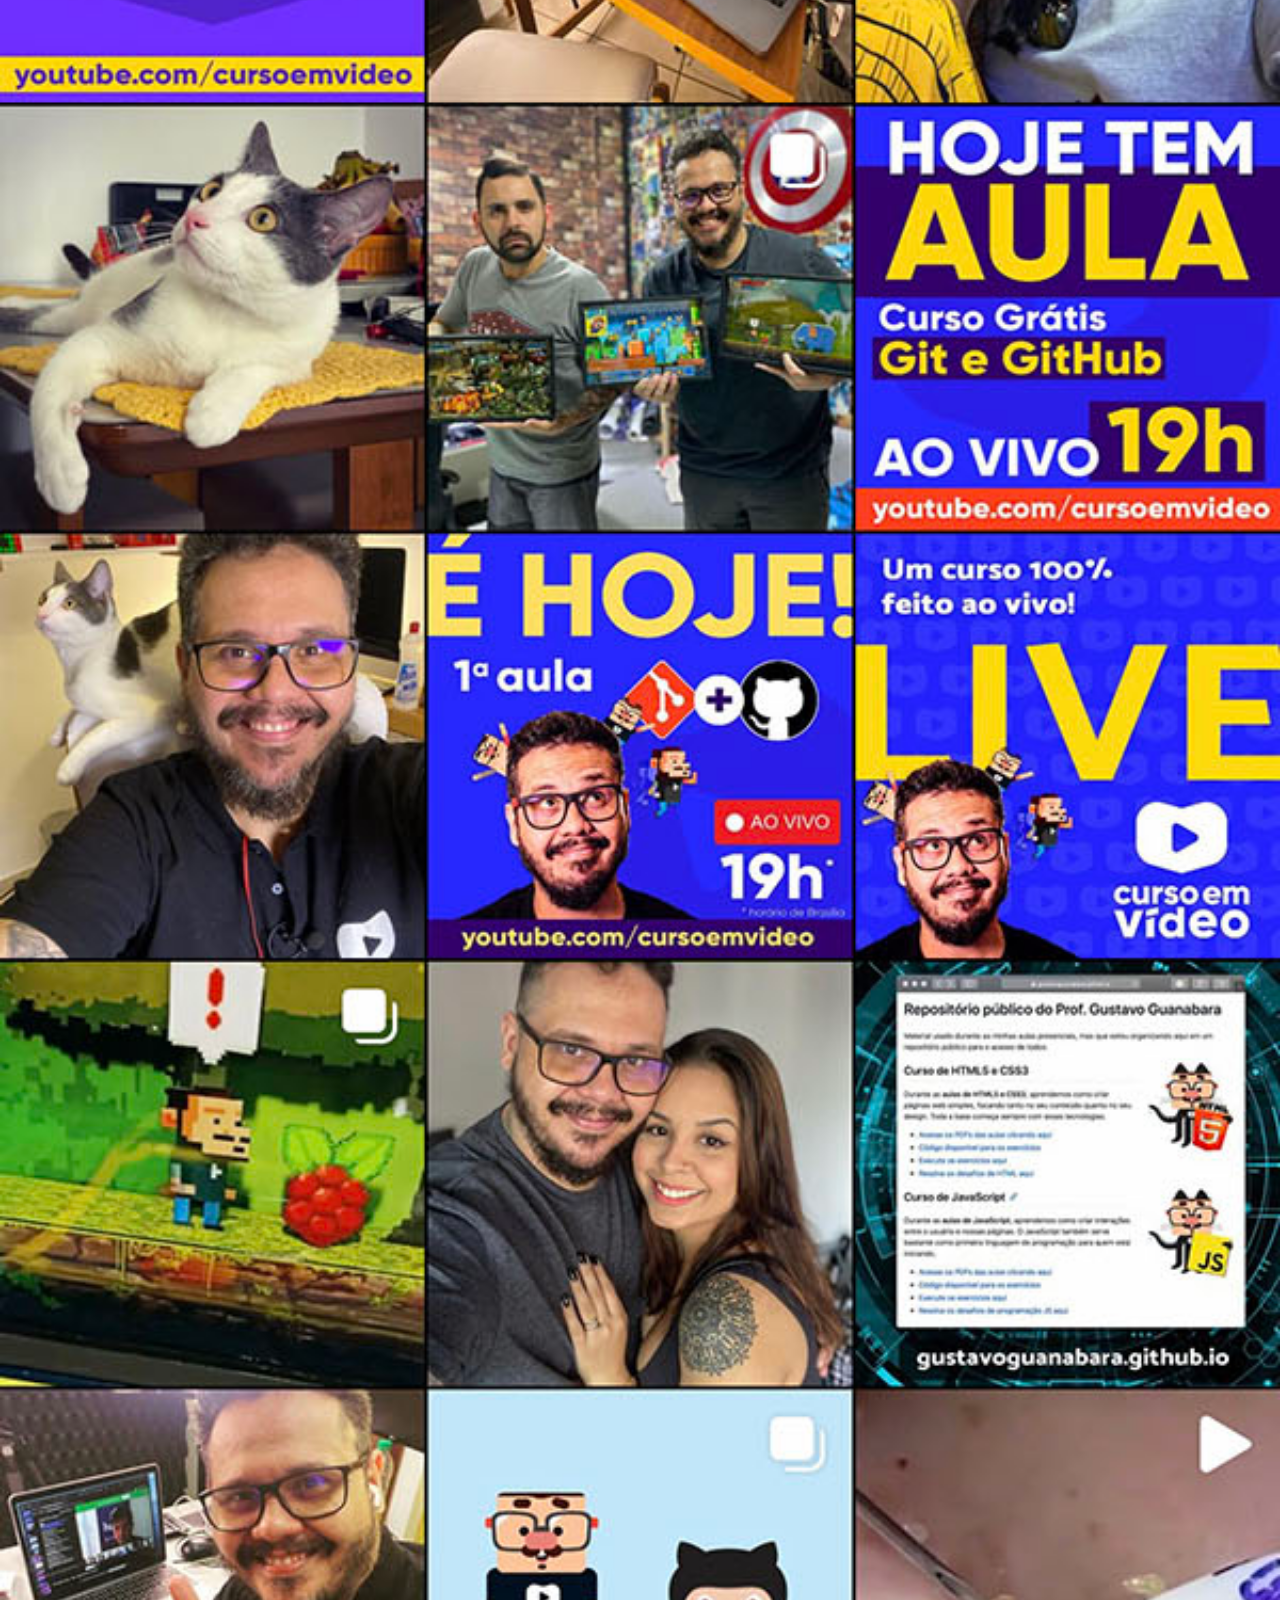
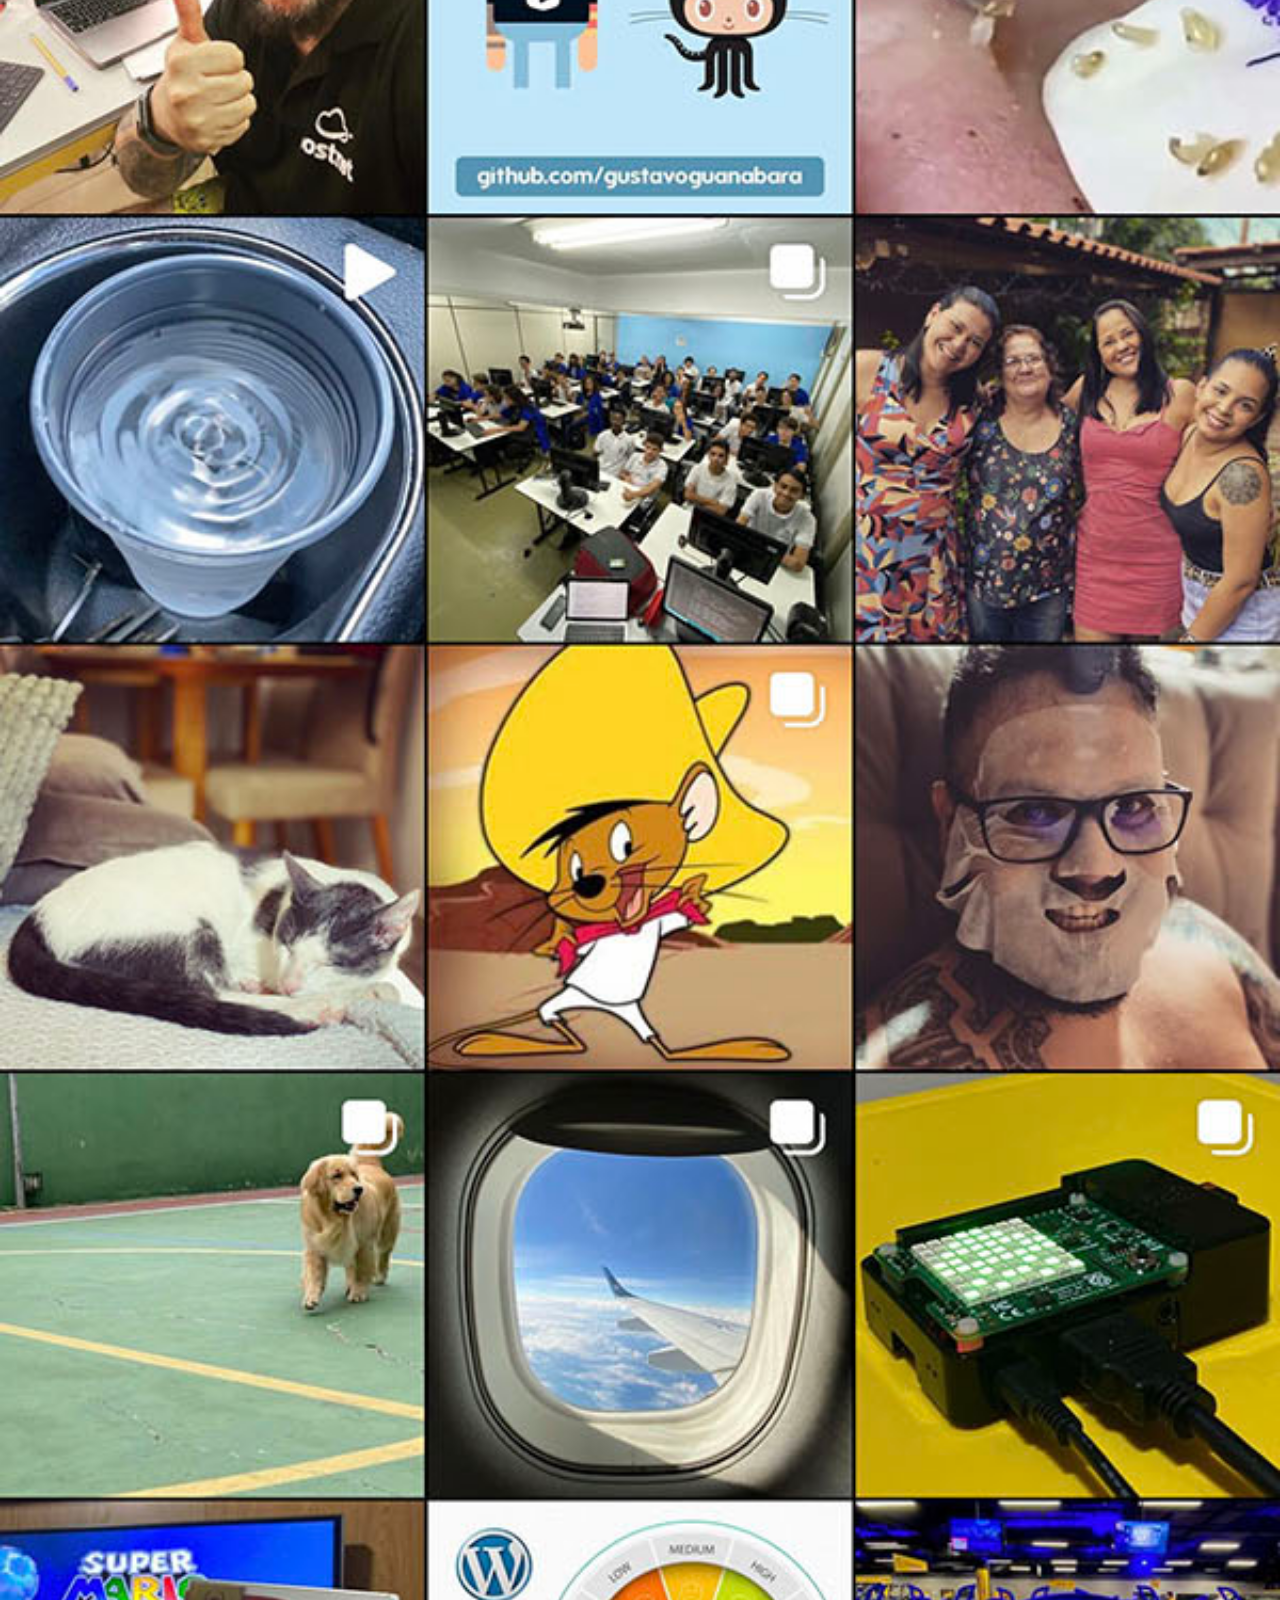
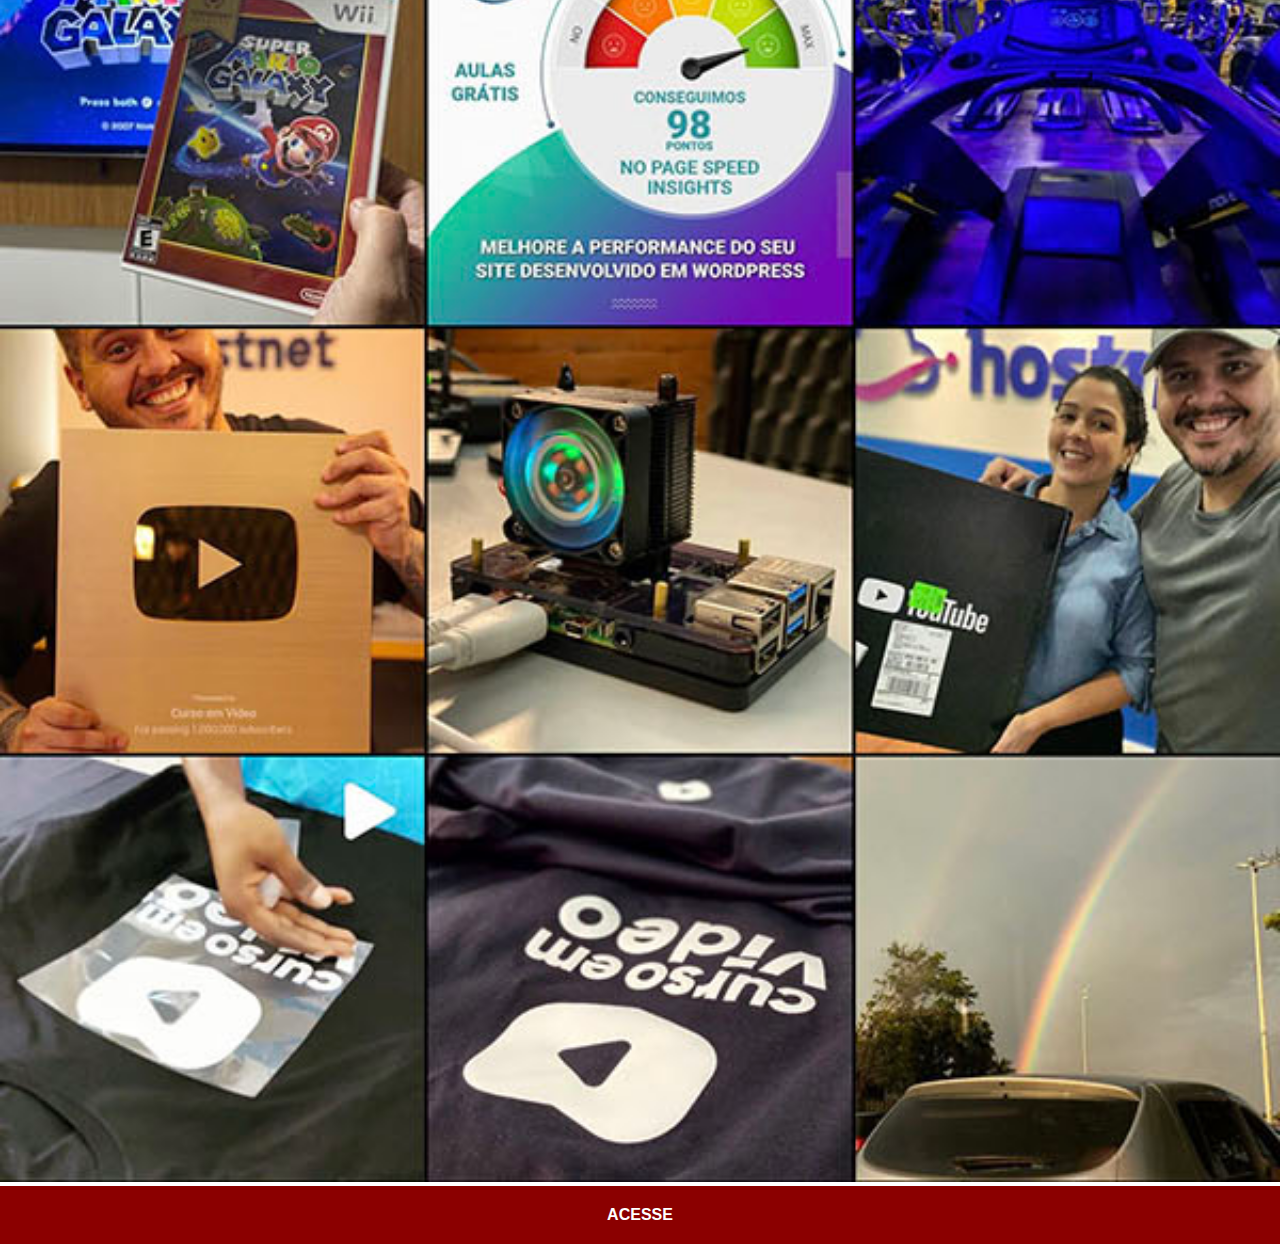
<file: instagram.html>
<!DOCTYPE html>
<html lang="pt-br">
<head>
    <meta charset="UTF-8">
    <meta name="viewport" content="width=device-width, initial-scale=1.0">
    <link rel="stylesheet" href="estilos/redes.css">
    <title>Instagram</title>
</head>
<body>

    <img src="imagens/tela-instagram.jpg" alt="Instagram">
    <a href="https://www.instagram.com/gustavoguanabara" target="_blank">ACESSE</a>
    
</body>
</html>
</file>
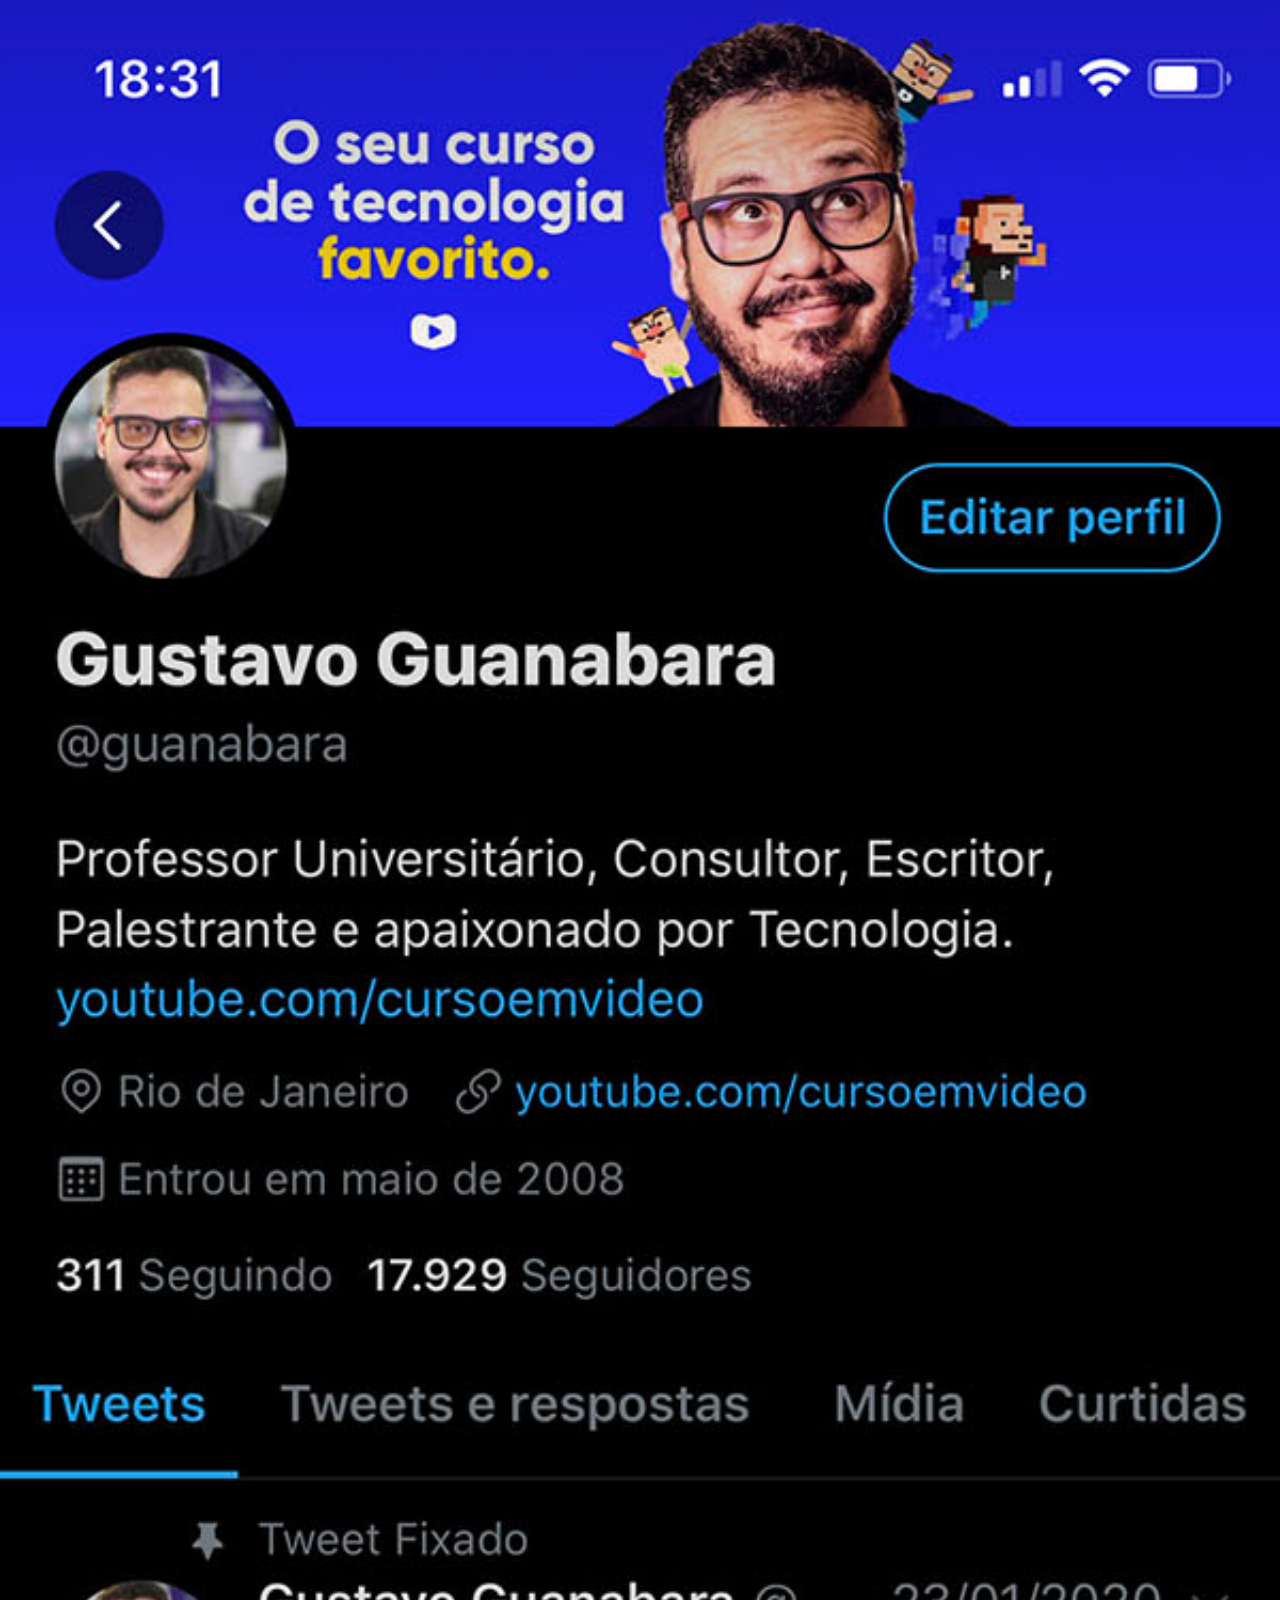
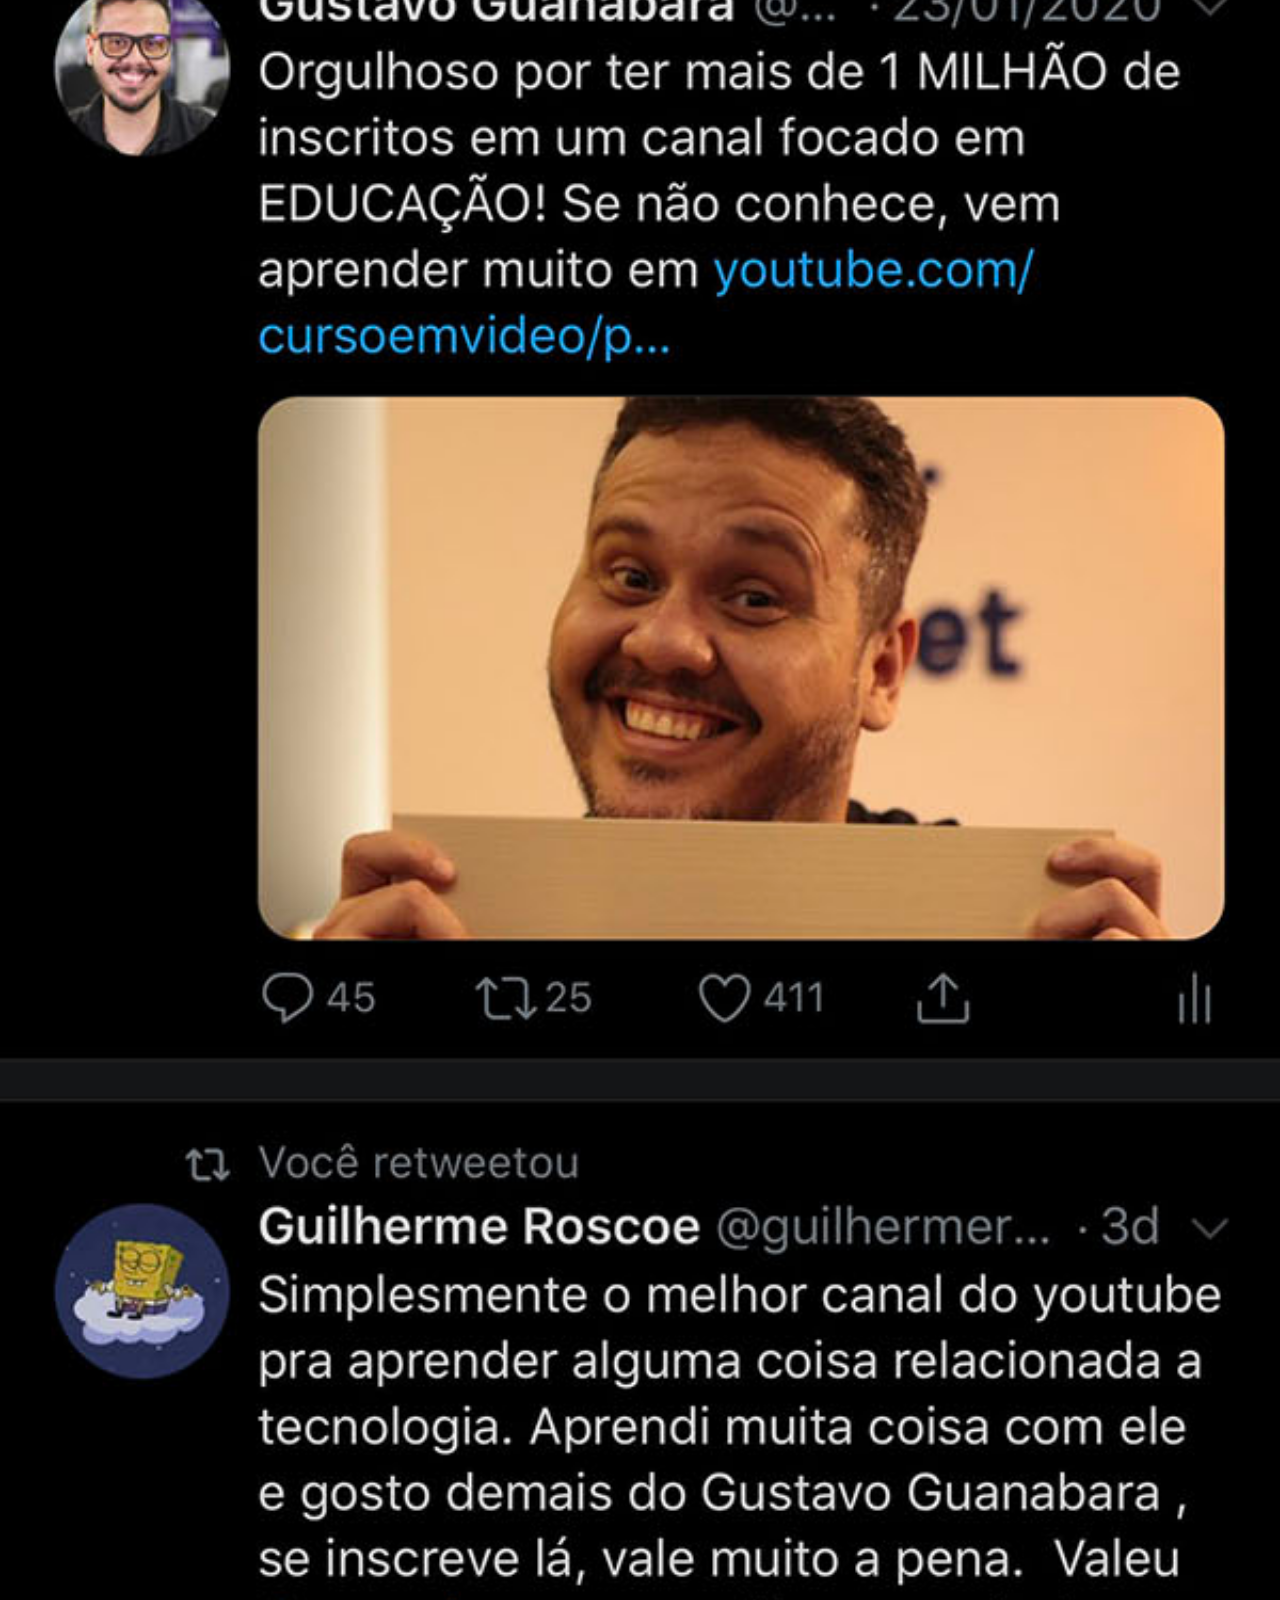
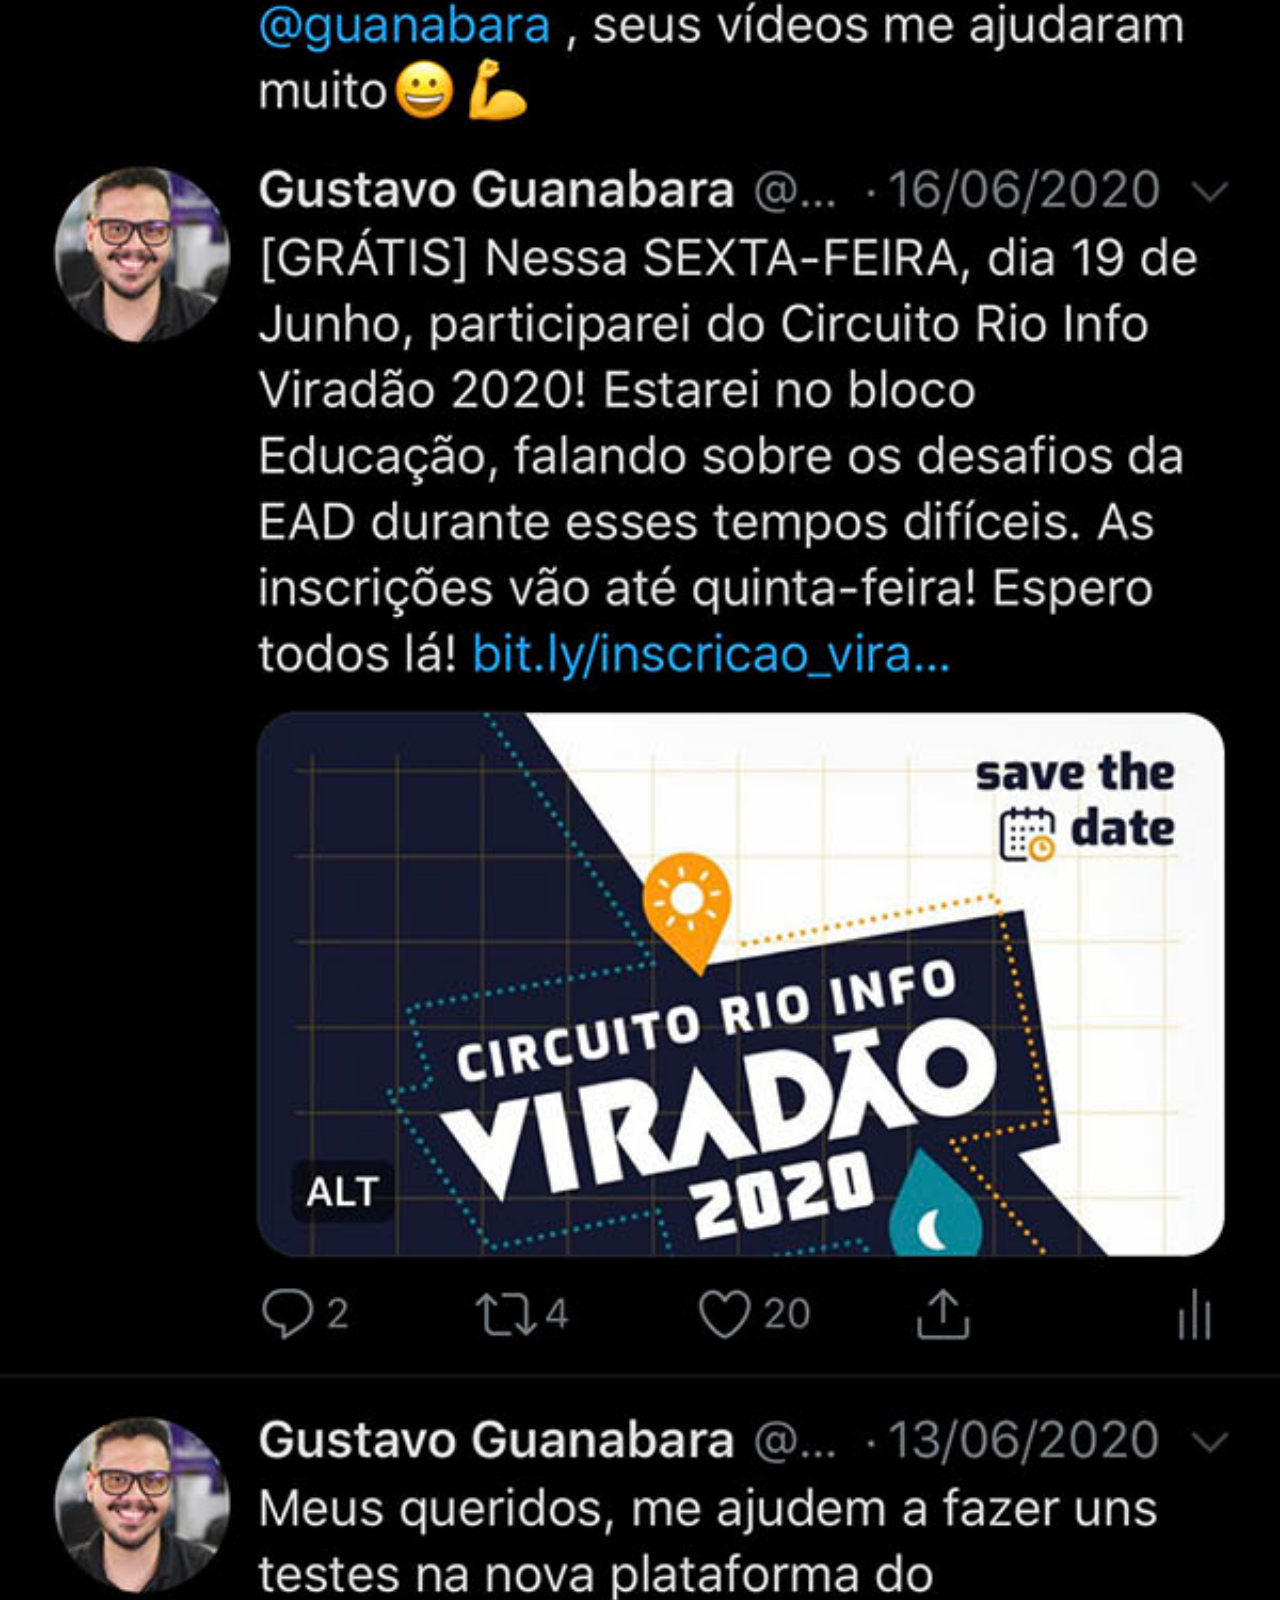
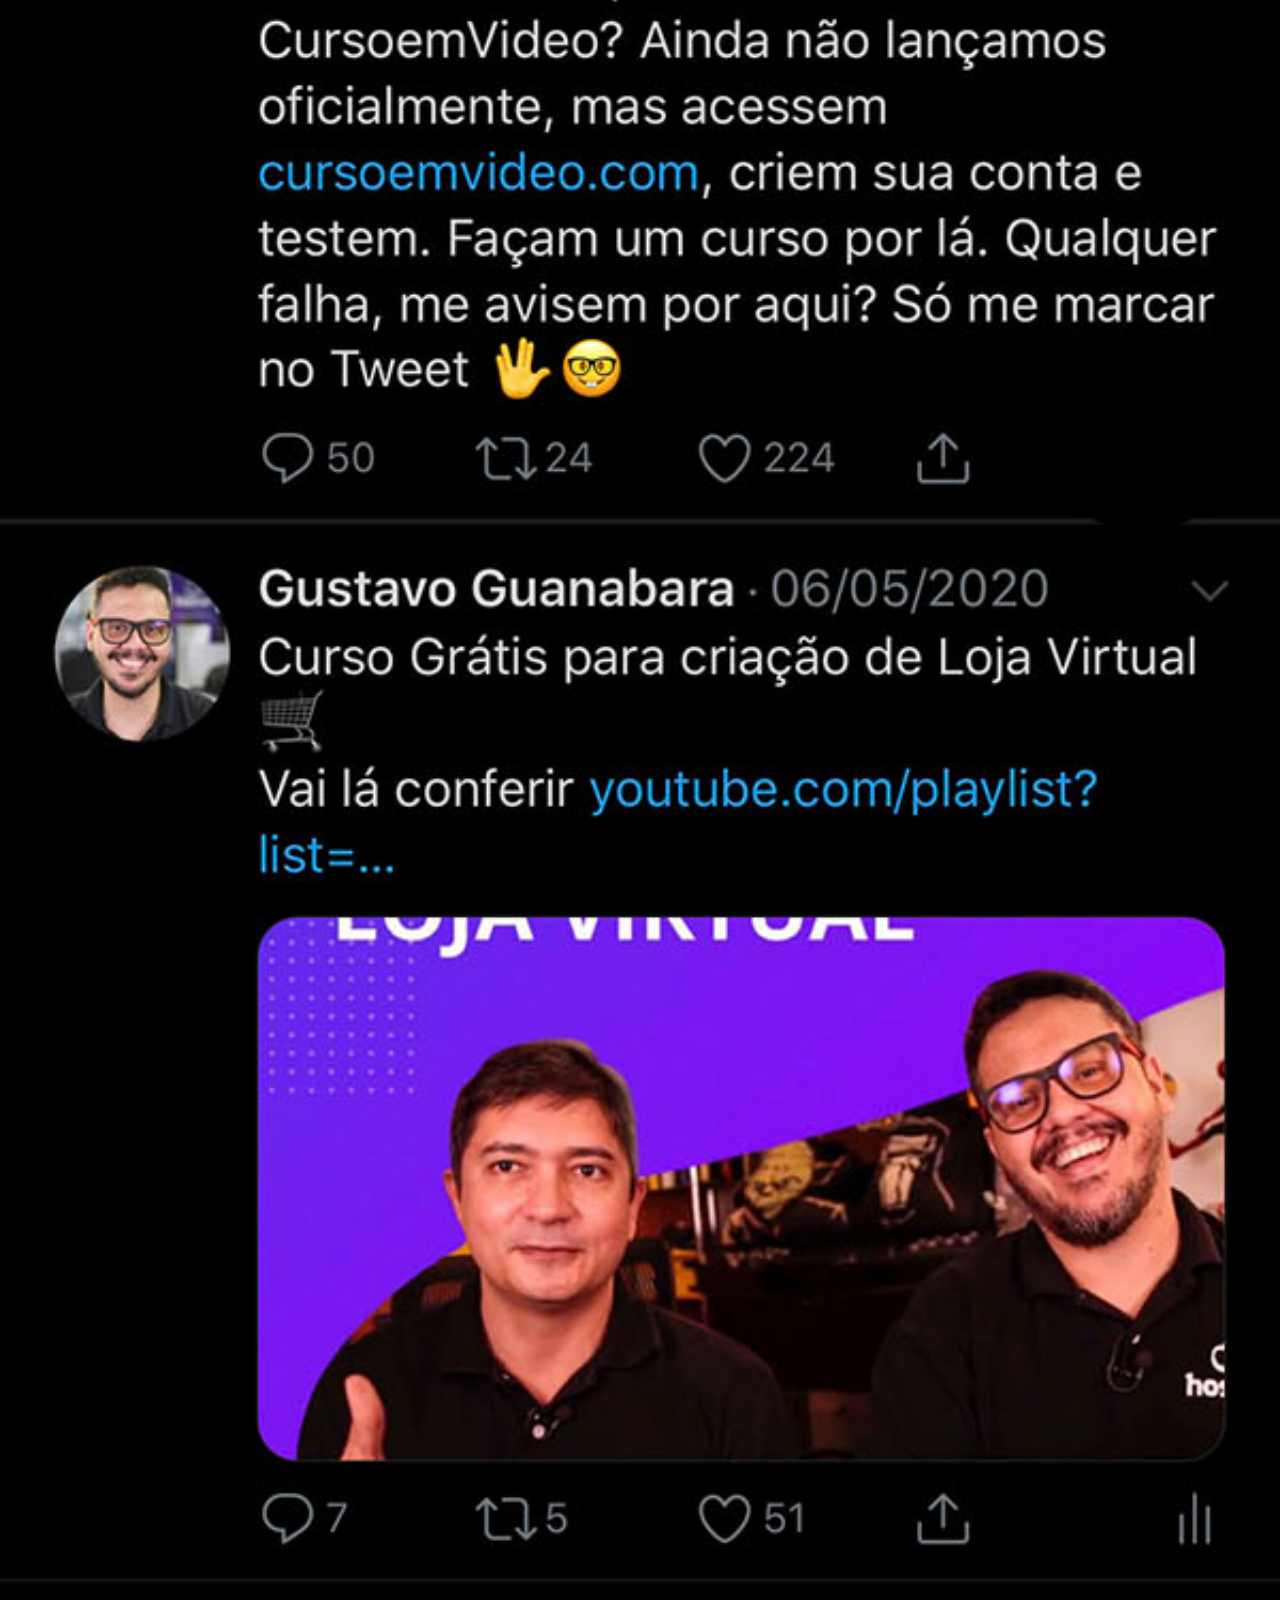
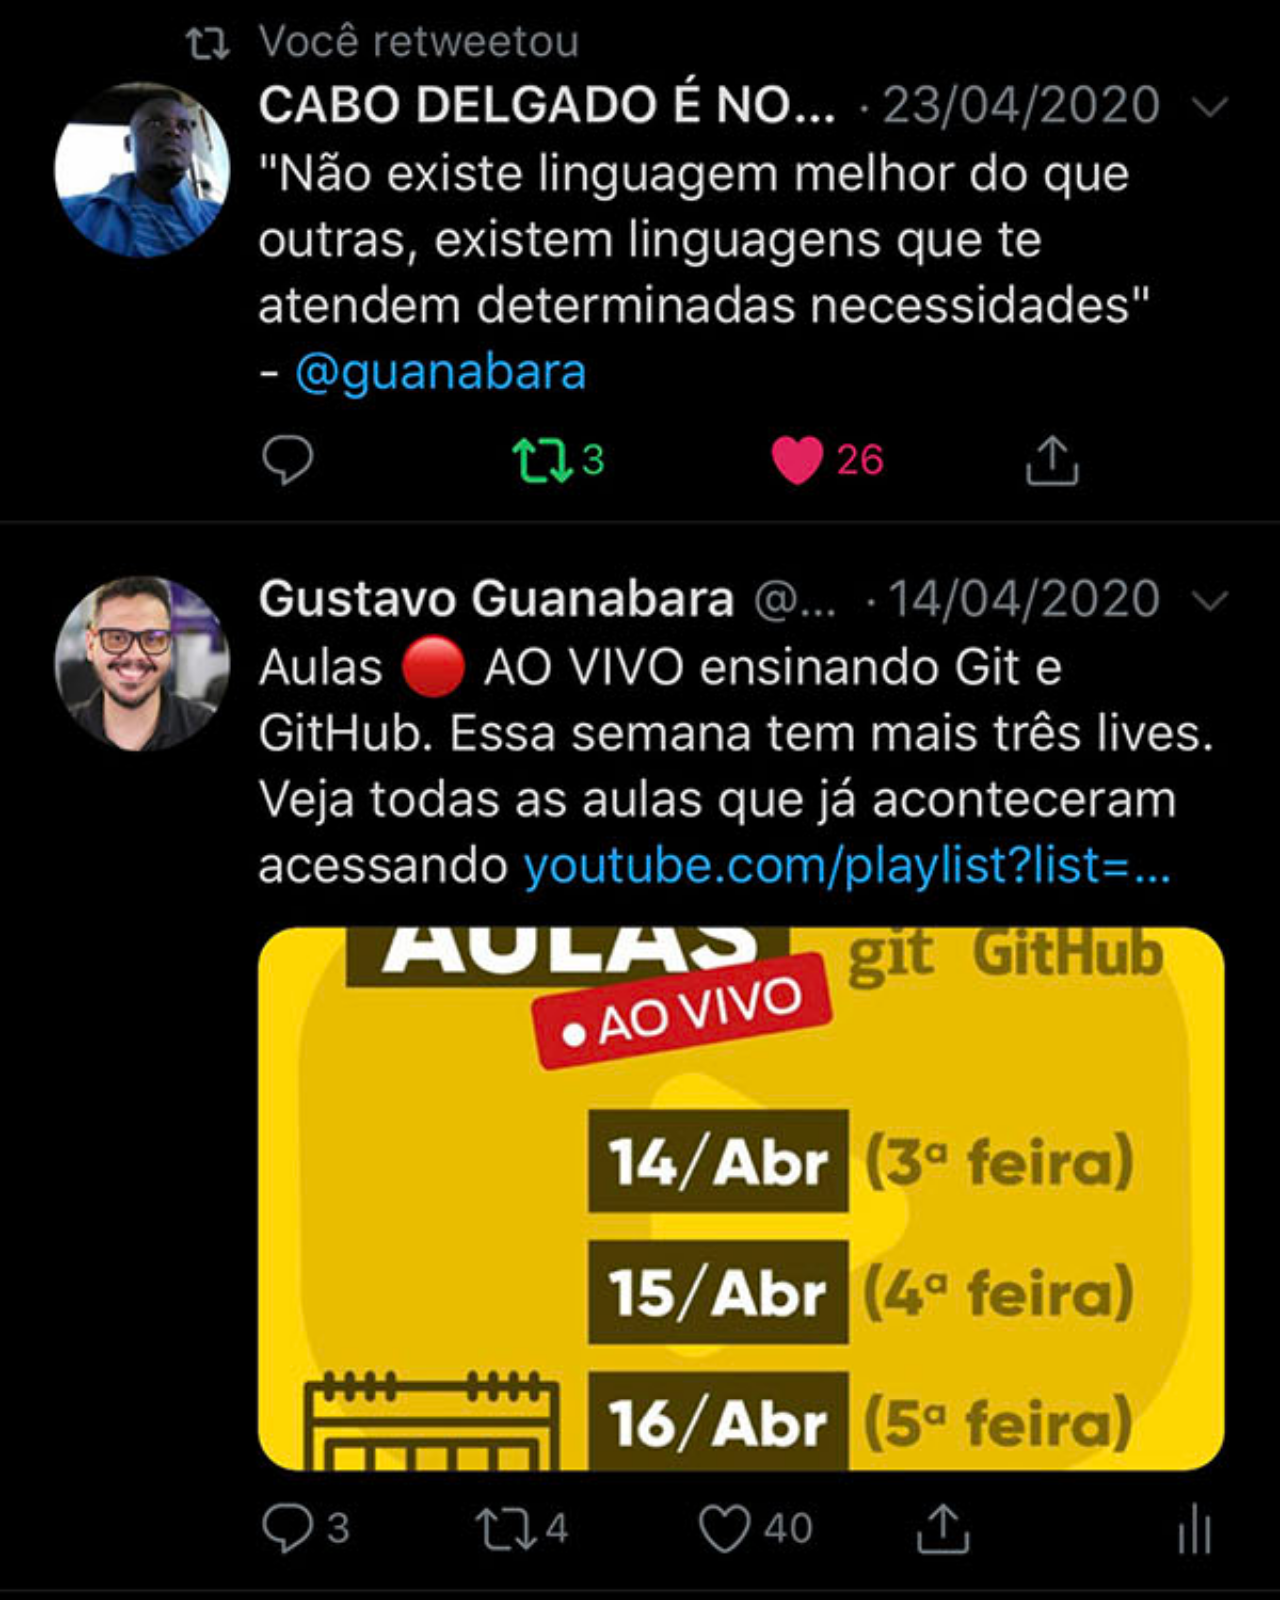
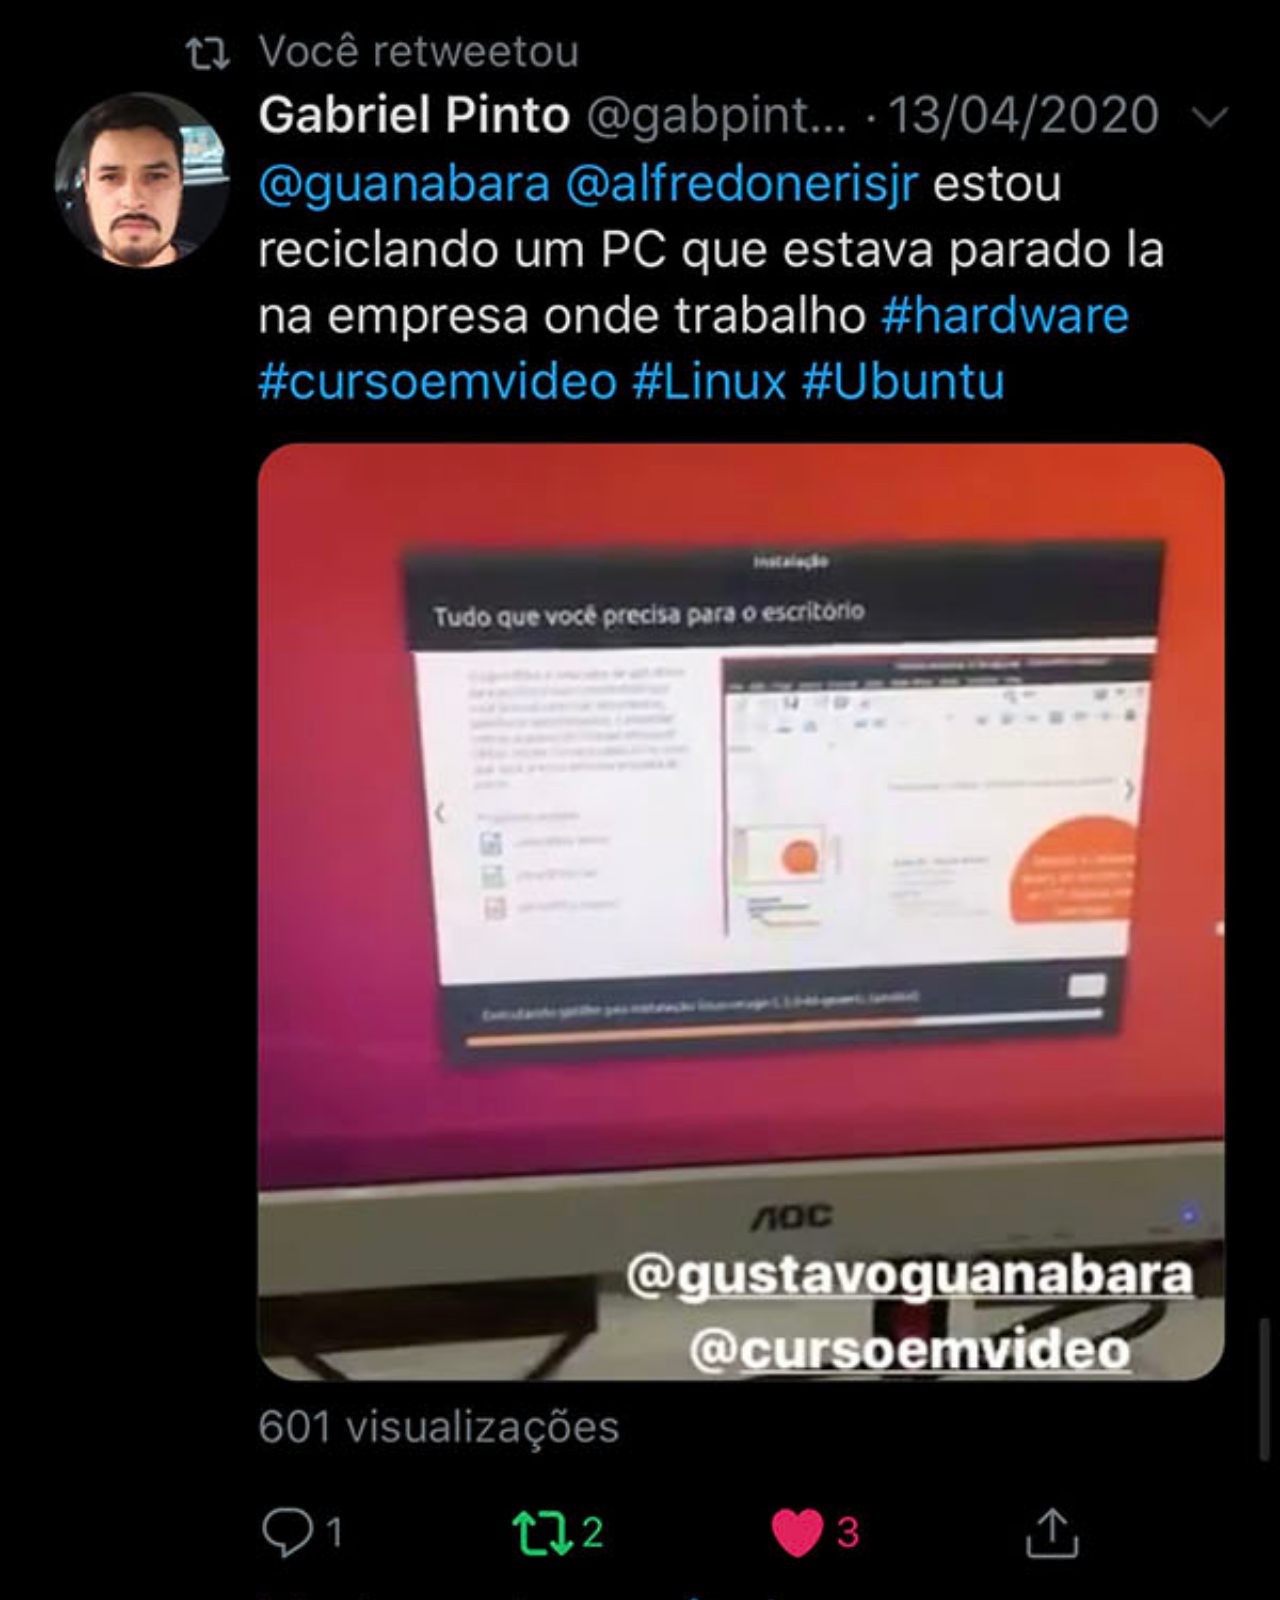
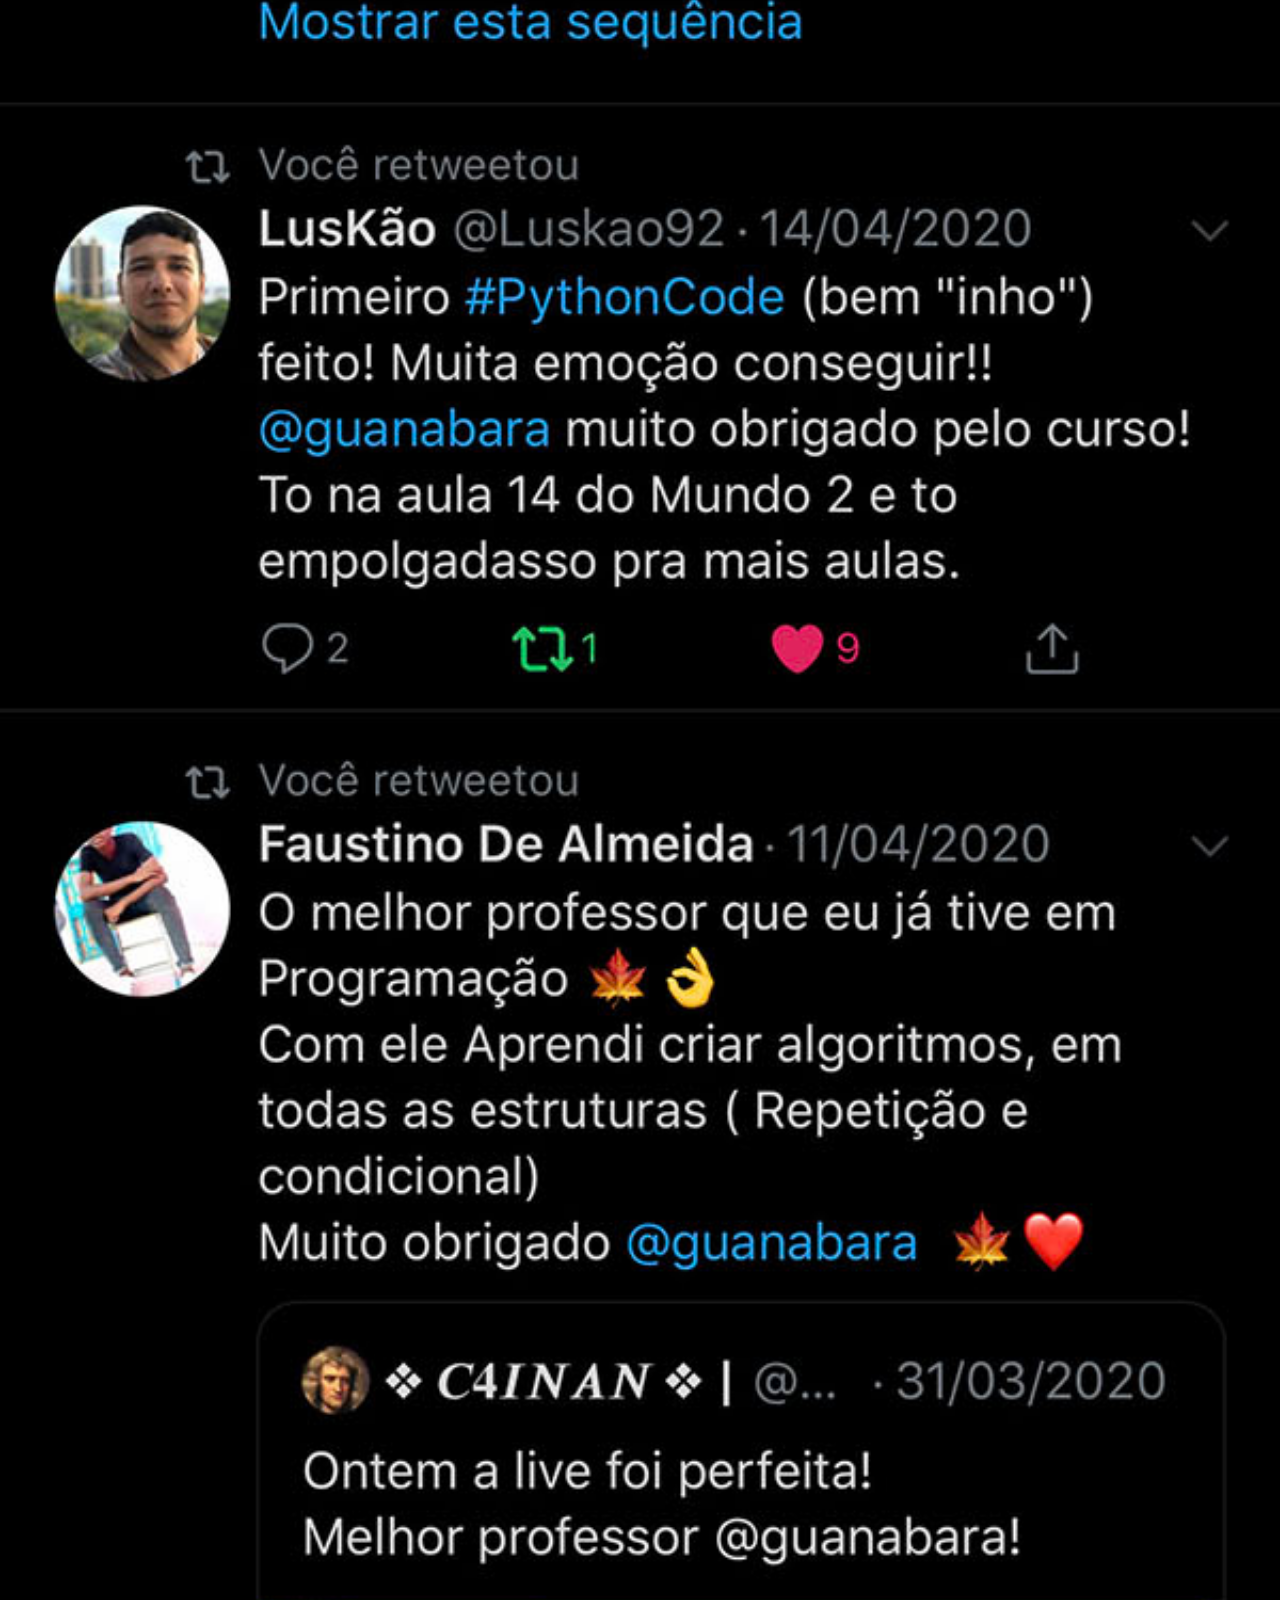
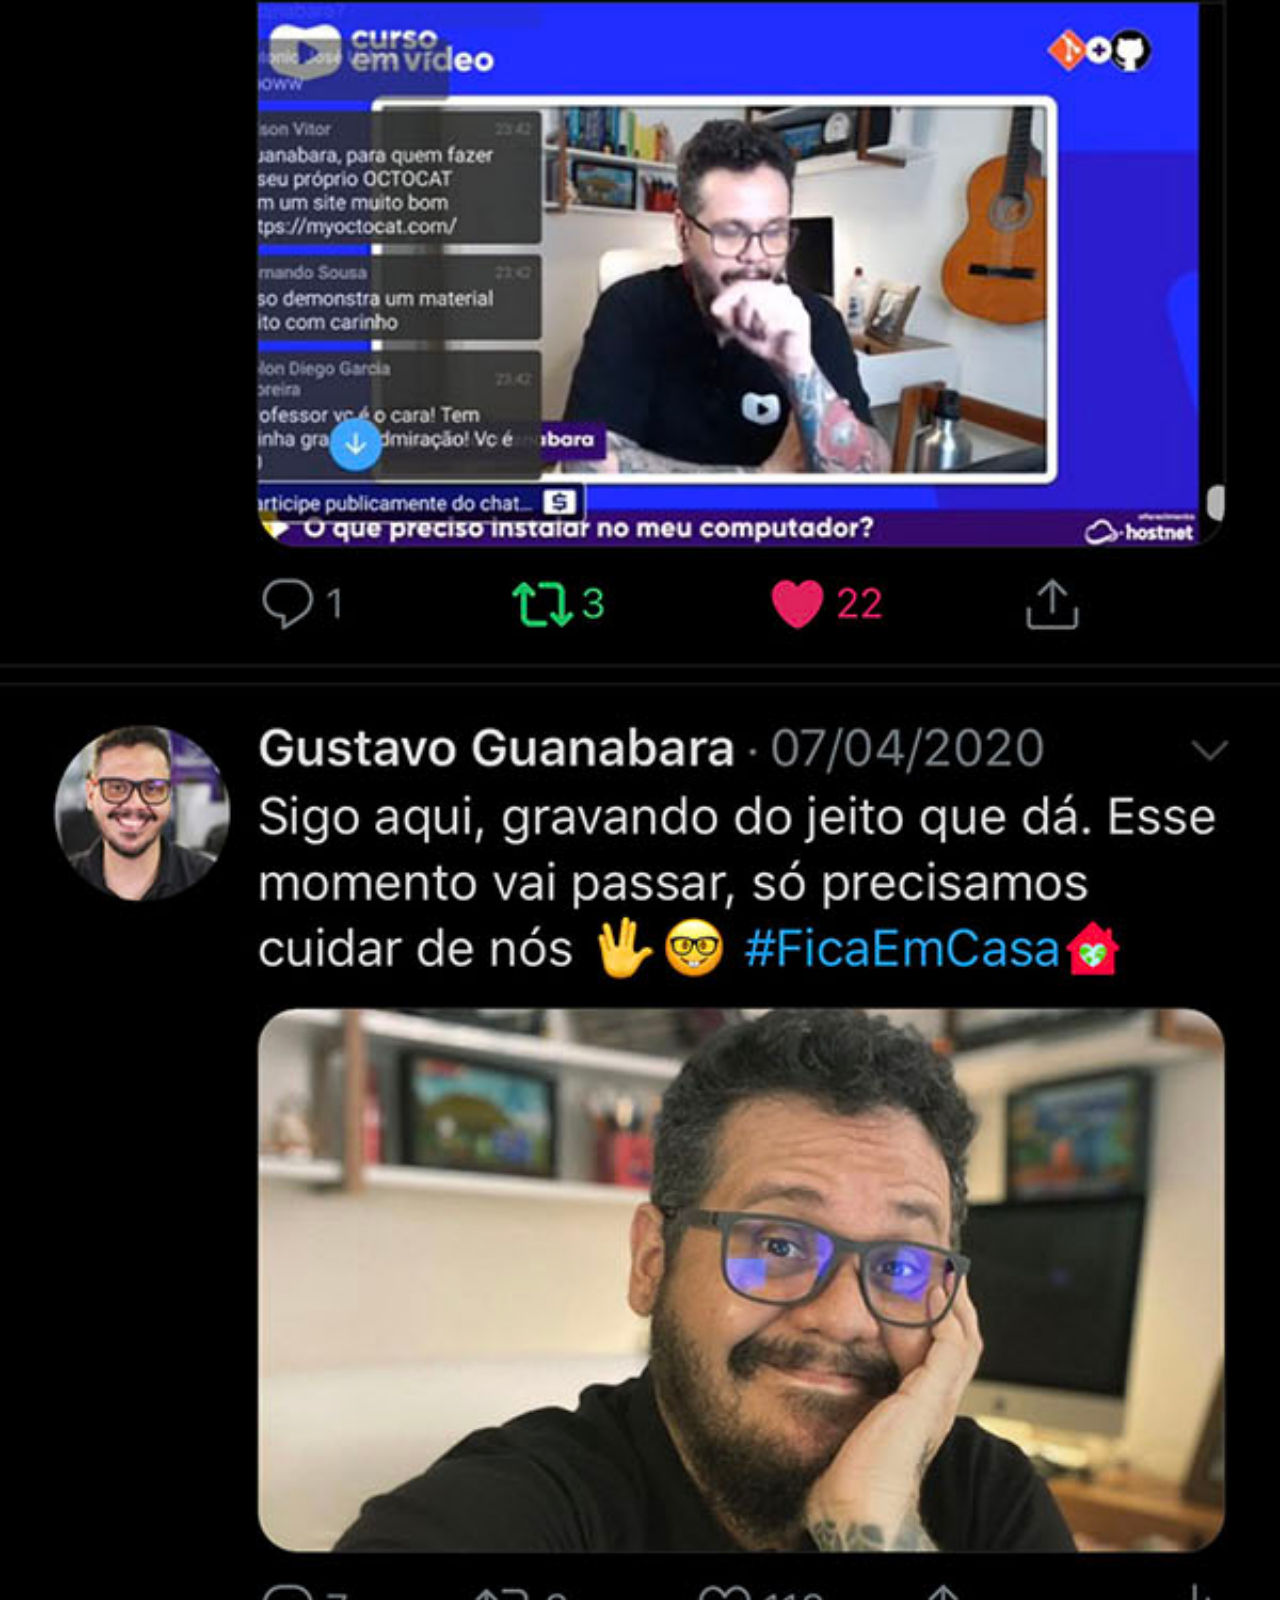
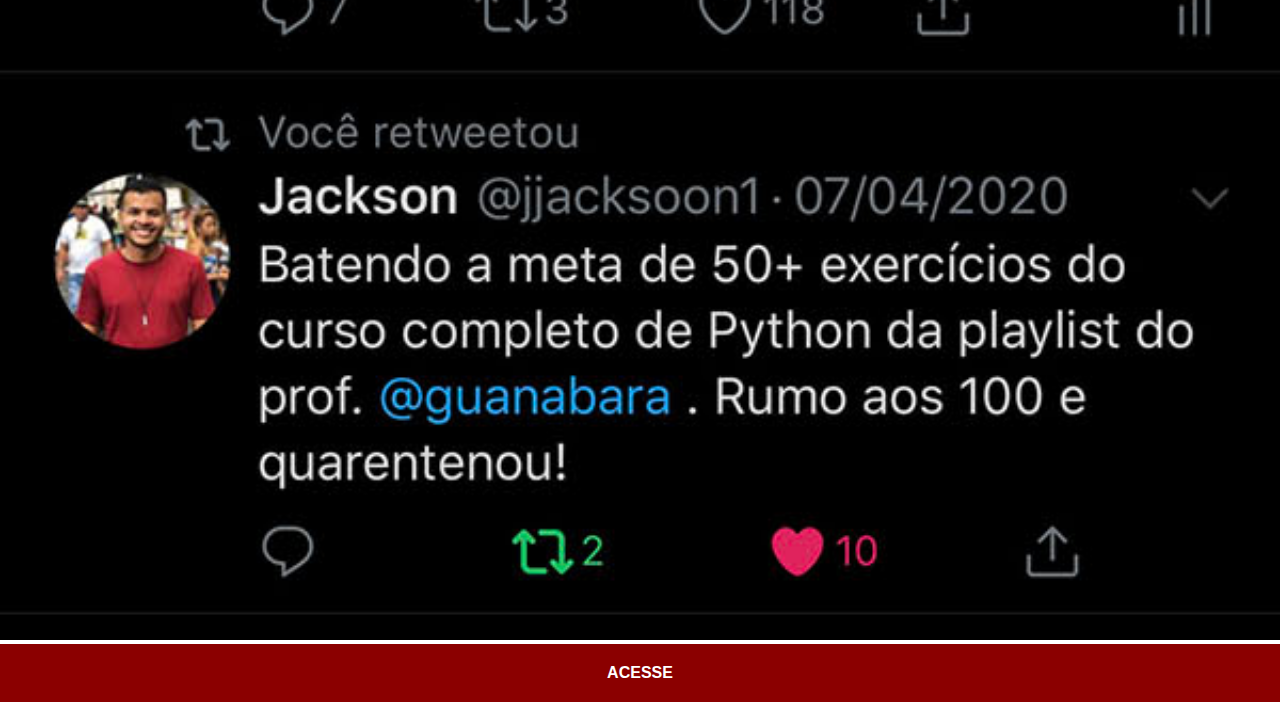
<file: twitter.html>
<!DOCTYPE html>
<html lang="pt-br">
<head>
    <meta charset="UTF-8">
    <meta name="viewport" content="width=device-width, initial-scale=1.0">
    <link rel="stylesheet" href="estilos/redes.css">
    <title>Twitter</title>
</head>
<body>
    
    <img src="imagens/tela-twitter.jpg" alt="Twitter">
    <a href="https://x.com/guanabara" target="_blank" rel="external">ACESSE</a>

</body>
</html>
</file>
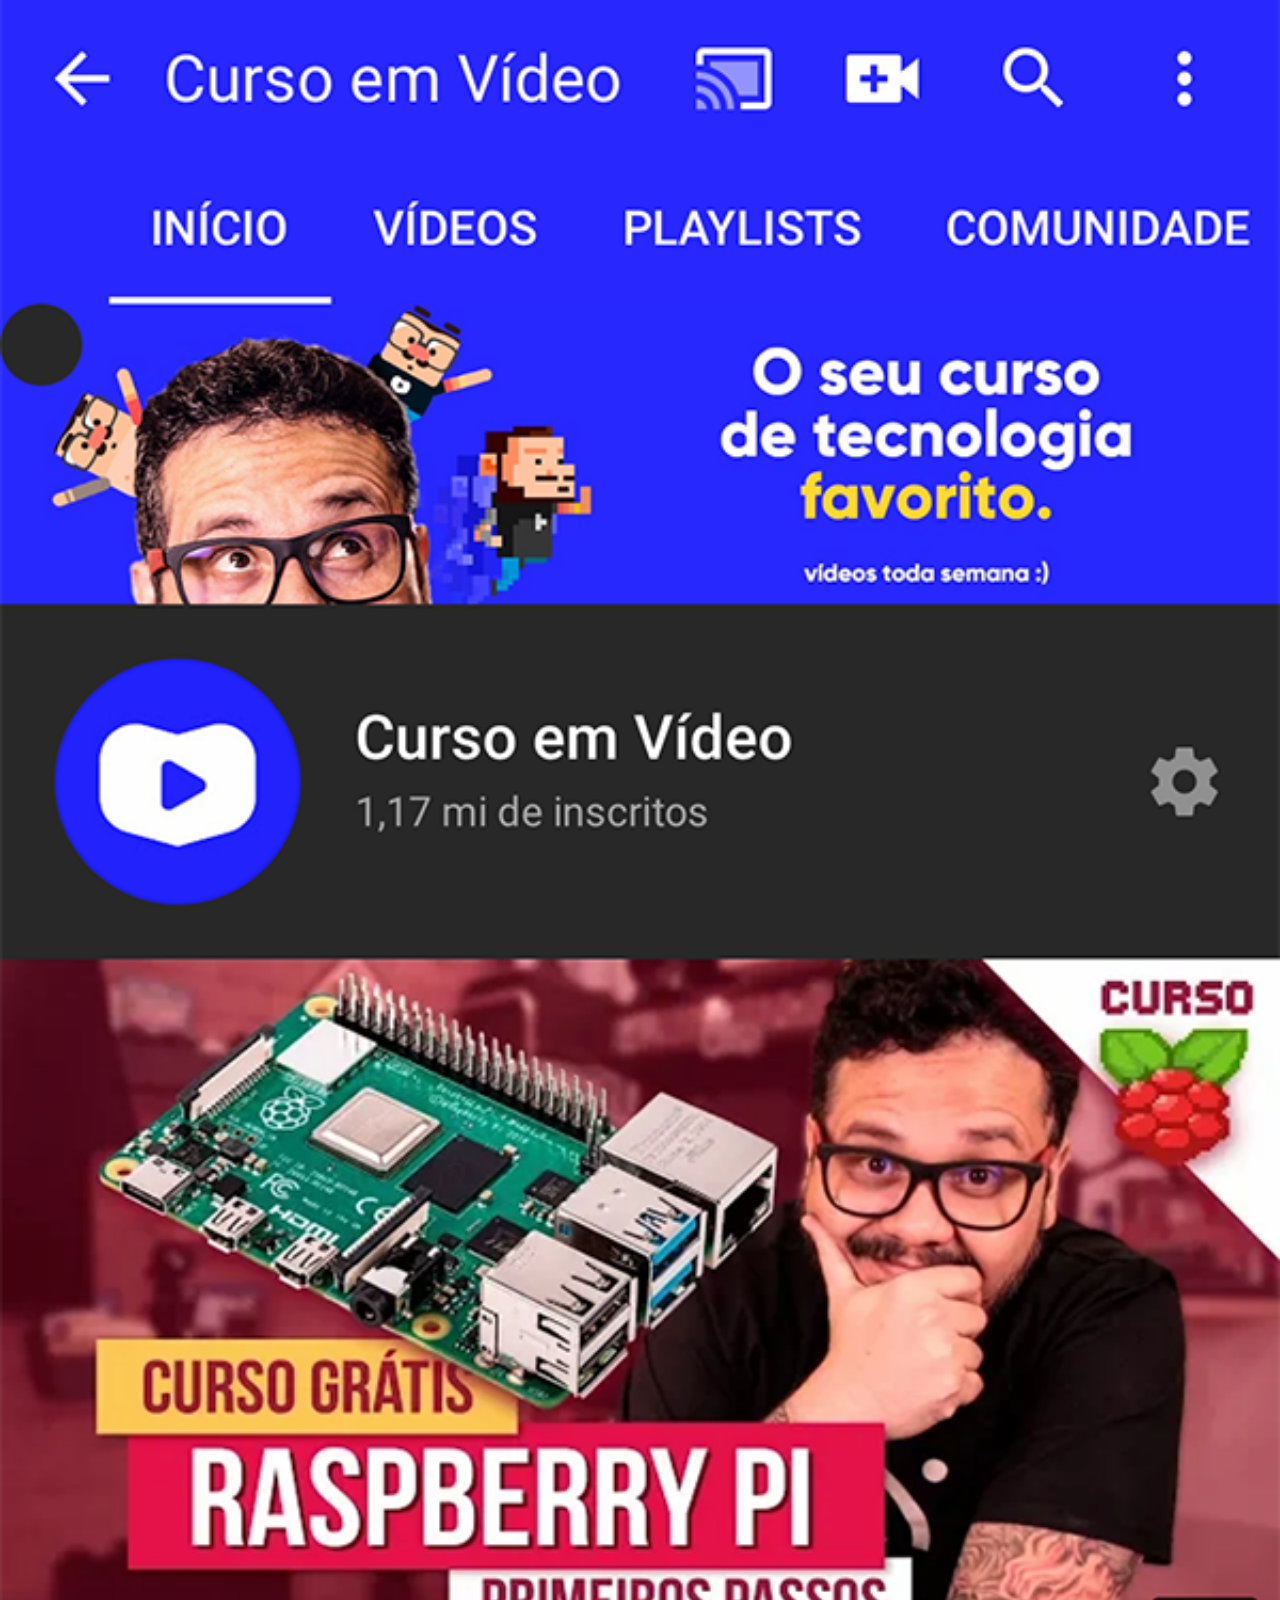
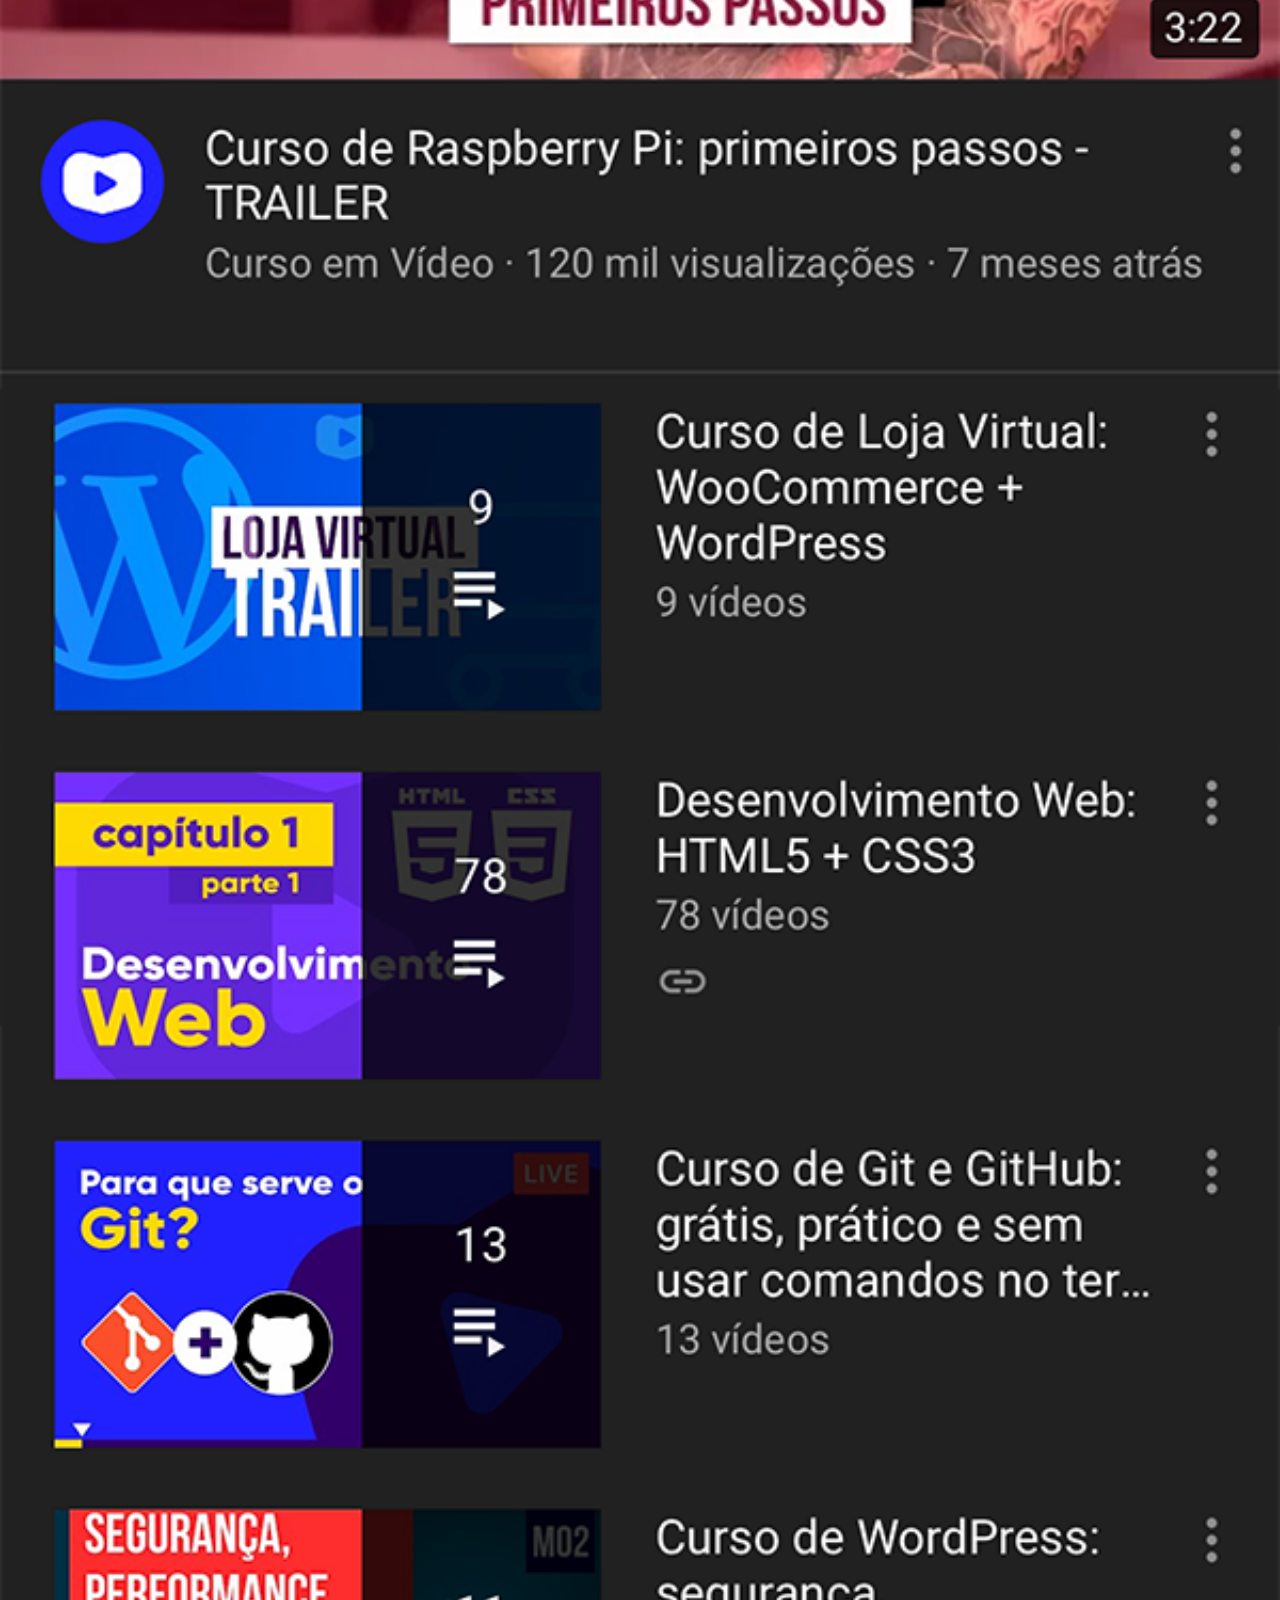
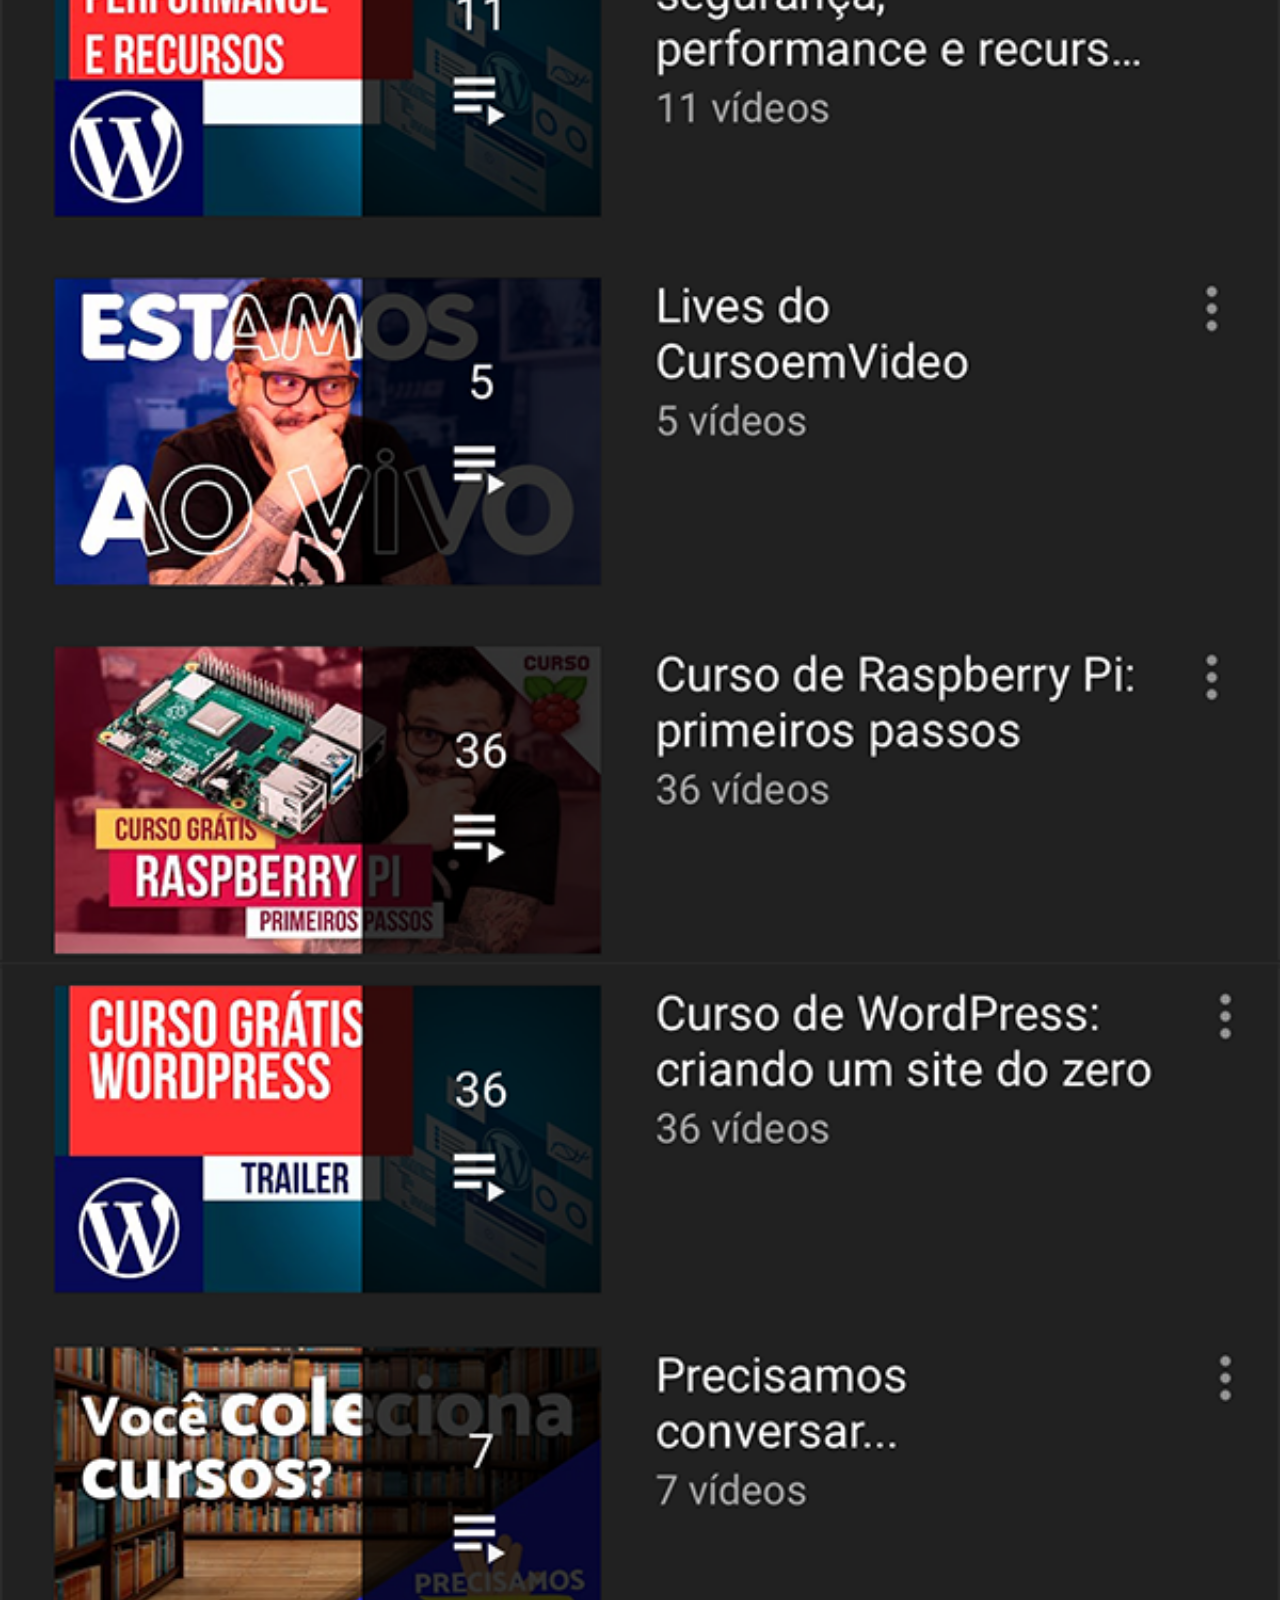
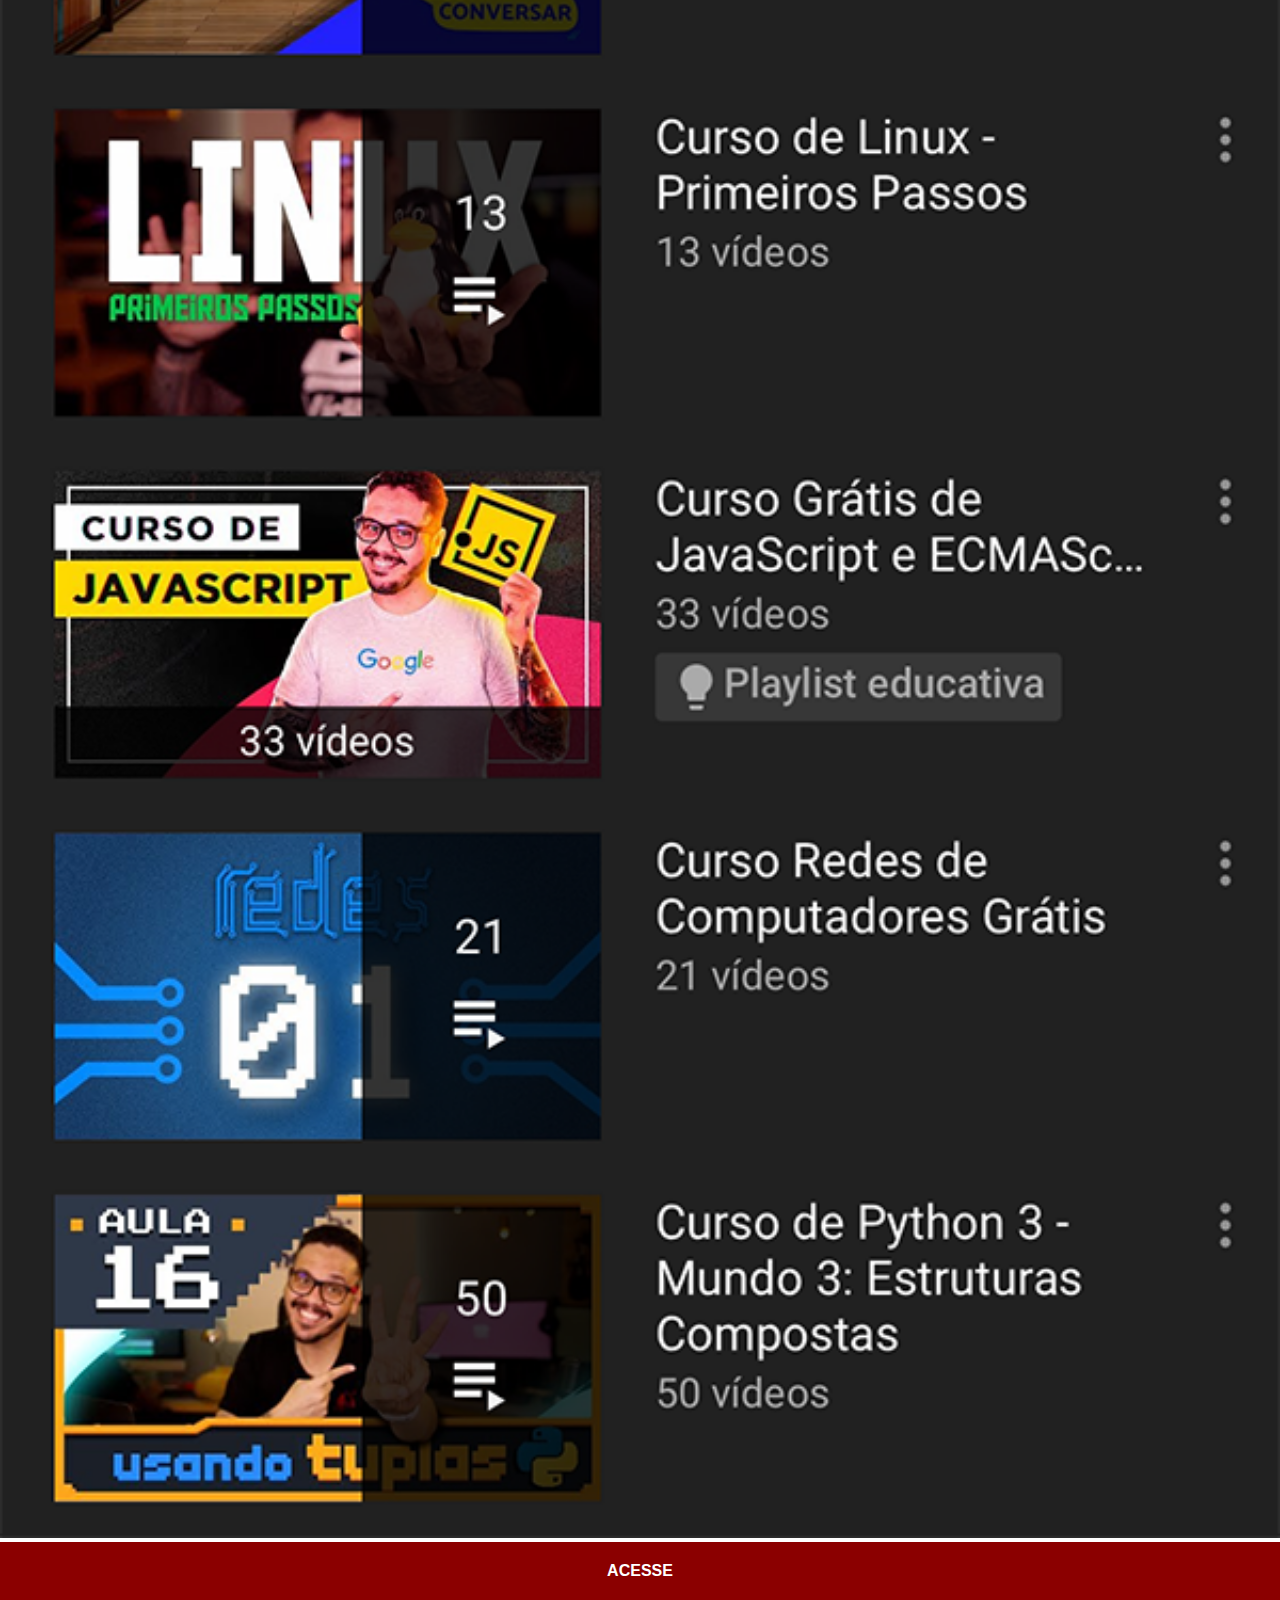
<file: youtube.html>
<!DOCTYPE html>
<html lang="pt-br">
<head>
    <meta charset="UTF-8">
    <meta name="viewport" content="width=device-width, initial-scale=1.0">
    <title>YouTube</title>
    <link rel="stylesheet" href="estilos/redes.css">
</head>
<body>
    <img src="imagens/tela-youtube.png" alt="YouTube">
    <a href="https://www.youtube.com/user/cursoemvideo/playlists" target="_blank" rel="external">ACESSE</a>
</body>
</html>
</file>
<file: estilos/style.css>
@charset "UTF-8";

* {
    margin: 0px;
    padding: 0px;
    font-family: Arial, Helvetica, sans-serif;
}

html, body {
    height: 100vh;
    width: 100vw;
    background-color: black;
}

body {
    background-image: radial-gradient(rgb(48, 48, 48), black);
    background-size: cover;
    background-attachment: fixed;
}

main {
    position: relative;
    height: 100vh;
}

section#telefone {
    position: absolute;
    top: 50%;
    left: 50%;
    transform: translate(-50%, -50%);

    height: 627px;
    width: 311px;
    background: url(../imagens/frame-iphone.png) no-repeat;
}

iframe#tela {
    position: relative;
    top: 80px;
    left: 22px;

    width: 267px;
    height: 471px;
}

section#redes-sociais {
    text-align: right;
}

section#redes-sociais img {
    width: 50px;
    height: 50px;
    margin: 10px;
    border-radius: 50%;
    box-shadow: 2px 2px 5px rgba(0, 0, 0, 0.400);
    box-sizing: border-box;
}

section#redes-sociais img:hover {
    border: 2px solid rgb(255, 255, 255);
    transform: translate(-3px, -3px);
    box-sizing: 5px 5px 8px rgb(0, 0, 0);
    transition: transform .3s, border .3s;
}
</file>
<file: estilos/redes.css>
@charset "UTF-8";

* {
    margin: 0px;
    padding: 0px;
    font-family: Arial, Helvetica, sans-serif;
}

::-webkit-scrollbar {
    width: 0px;
    height: 0px;
}

img {
    width: 100vw;
}

a {
    display: block;
    background-color: darkred;
    color: white;
    text-align: center;
    padding: 20px;
    font-weight: bold;
    text-decoration: none;            
}

a:hover {
    background-color: red;
    transition: background-color .25s;
}
</file>
